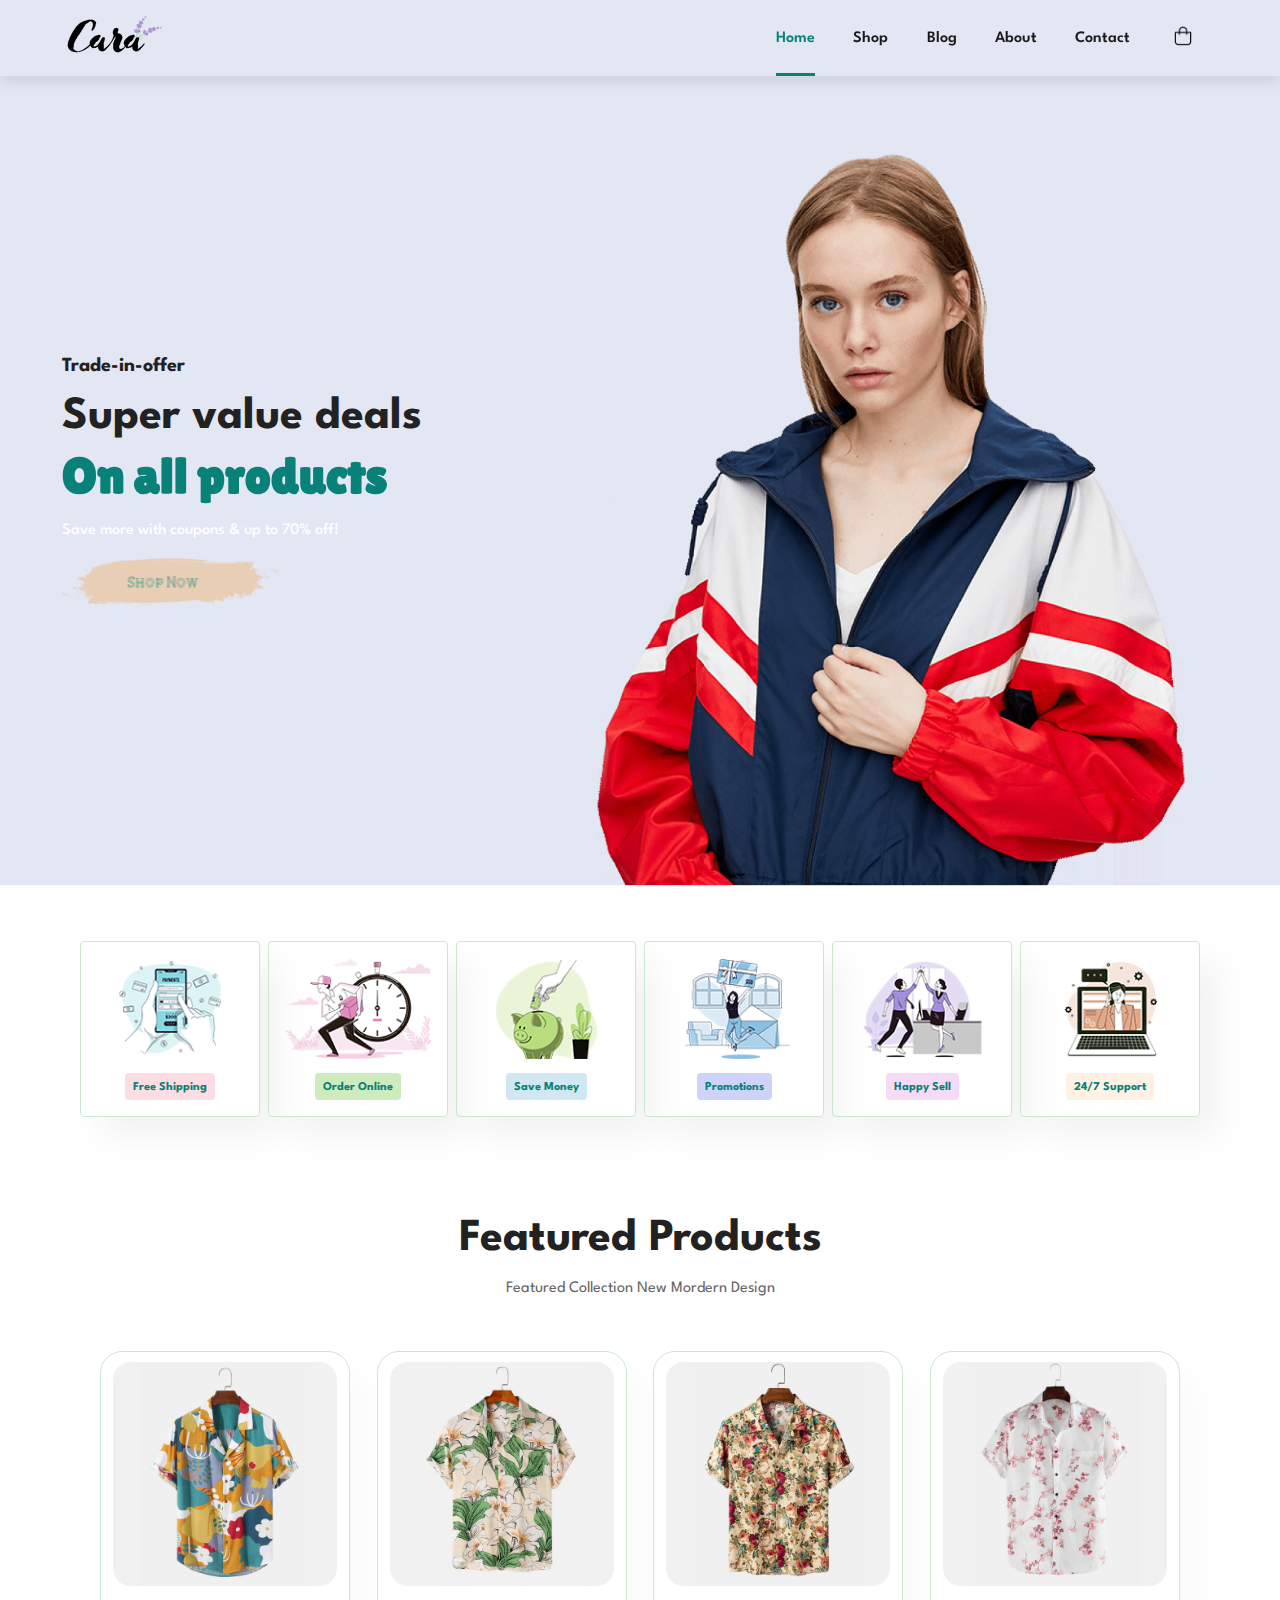
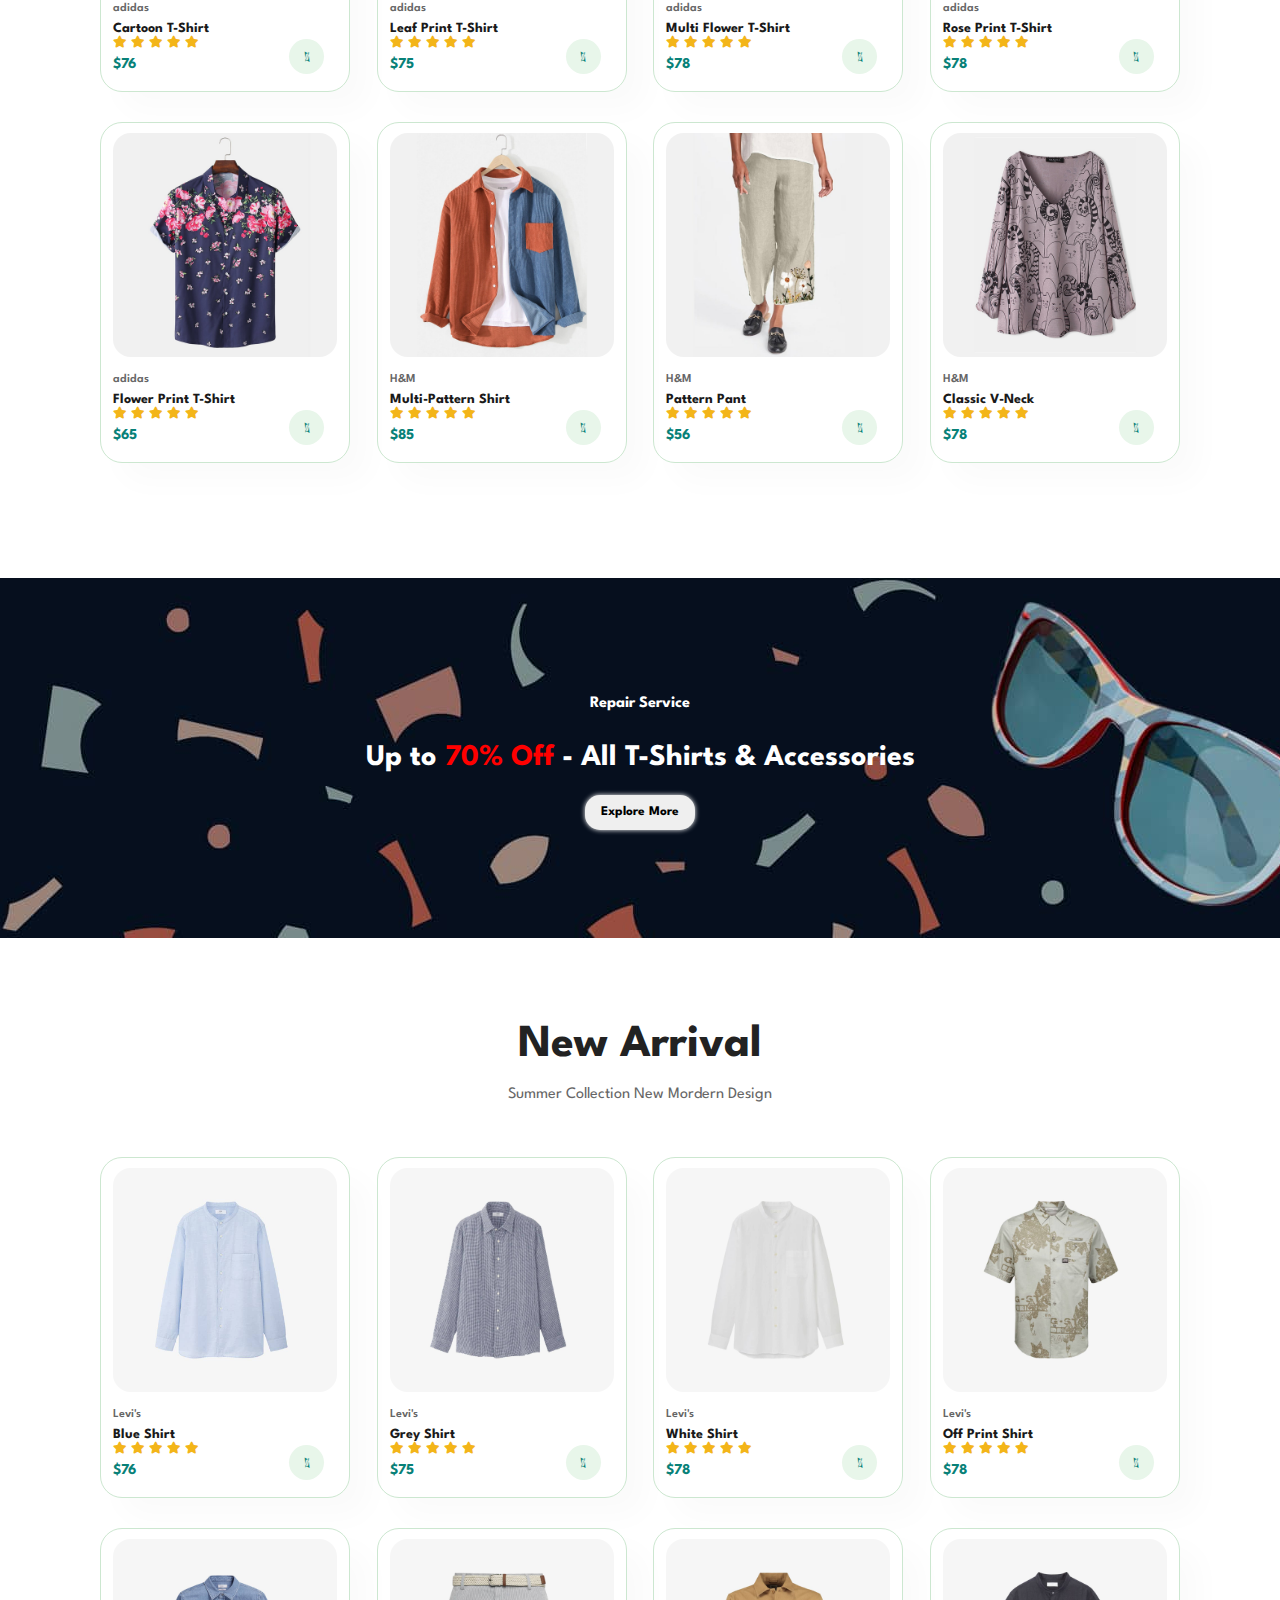
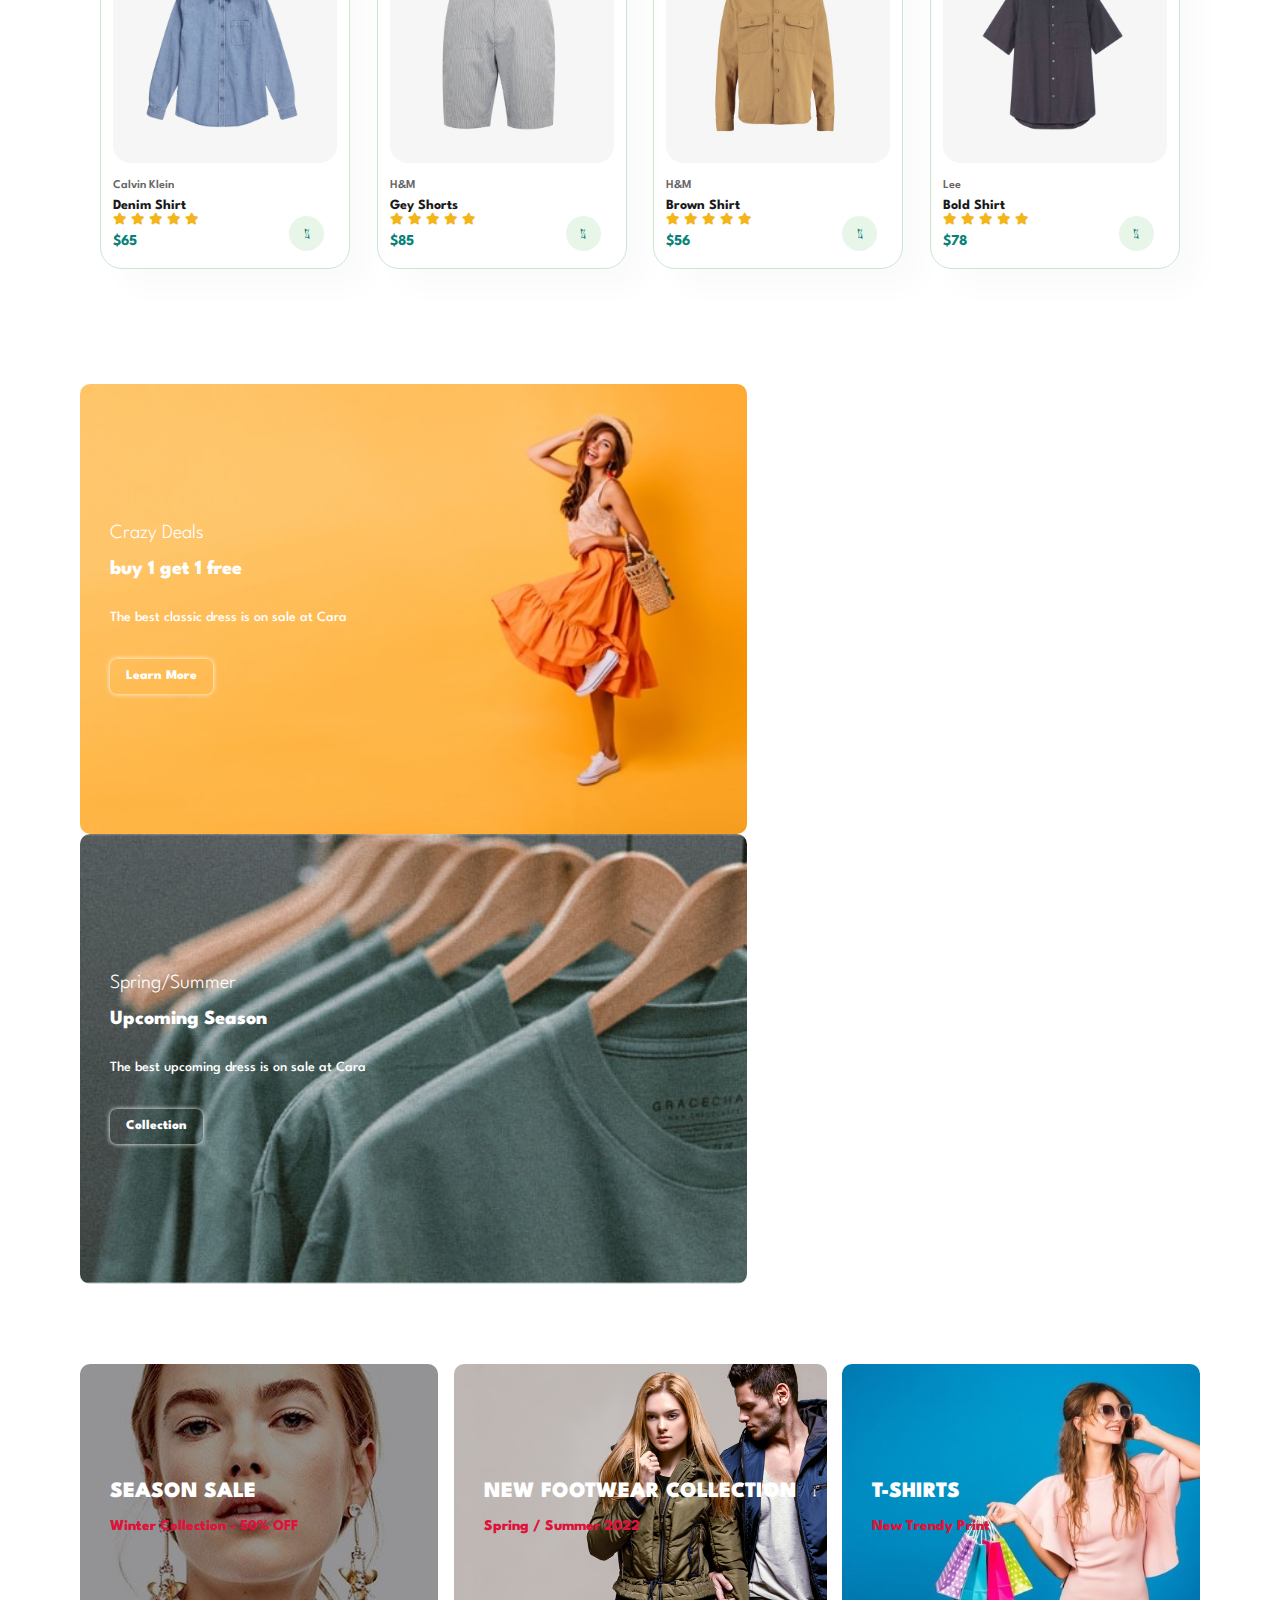
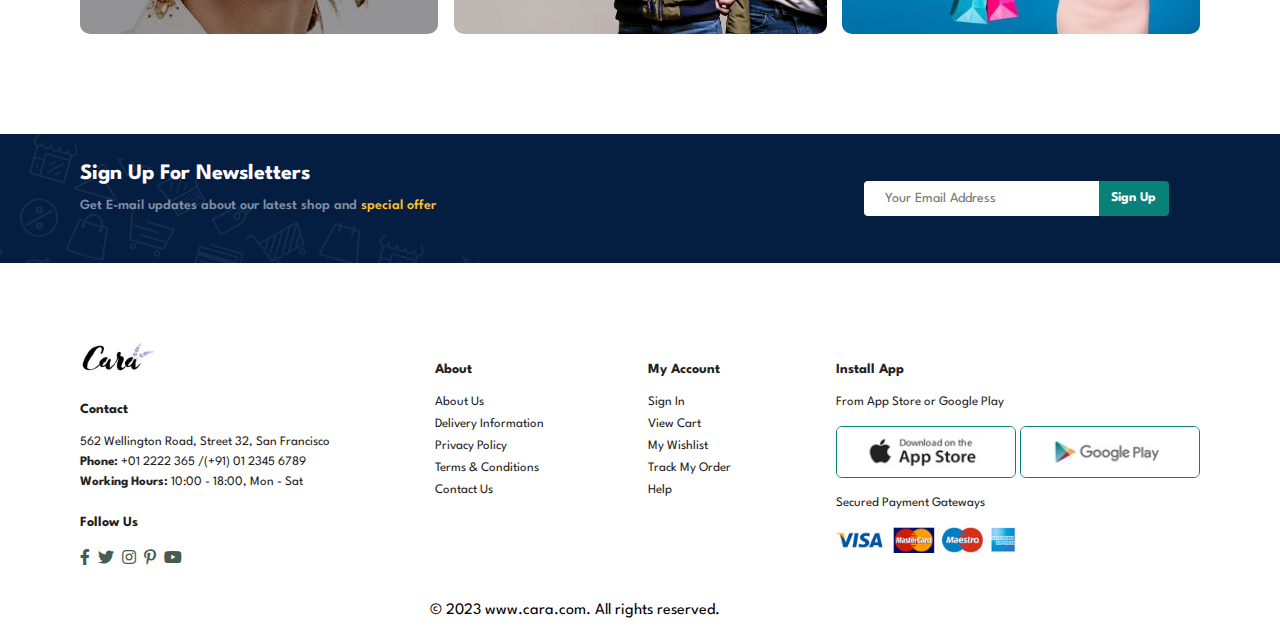
<file: index.html>
<!DOCTYPE html>
<html lang="en">
<head>
    <meta charset="UTF-8">
    <meta http-equiv="X-UA-Compatible" content="IE=edge">
    <meta name="viewport" content="width=device-width, initial-scale=1.0">
    <title>Online Shopping for Women, Men, Kids Fashion & Lifestyle - Cara</title>
    <link rel="icon" type="image/png" href="[data-uri]"
      sizes="64x64"/>
    <link rel="stylesheet" href="style.css">
    <link rel="icon" href="./assests/favicon-32x32.png">
    <link rel="stylesheet" href="https://pro.fontawesome.com/releases/v5.10.0/css/all.css" />
</head>
<body>
   
  <div class="wrapper">

    <nav id="header">
      <div class="left-side">
        <a href="#"><img src="./assests/logo.png" class="logo" alt="logo"></a>
      </div>
      <div class="right-side">
        <ul class="navbar">
          <li><a href="index.html" class="active" target="_blank">Home</a></li>
          <li><a href="shop.html">Shop</a></li>
          <li><a href="blog.html">Blog</a></li>
          <li><a href="about.html">About</a></li>
          <li><a href="contact.html">Contact</a></li>
          <li><a href="cart.html" class="ico" id="bag"><img src="./assests/shopping-bag-icon.png" alt="" width="28px"></a></li>
          <a href="#" id="close"><i class="far fa-times"></i></a>
        </ul>
      </div>
      <div class="mobile">
        <a href="cart.html" class="ico"><img src="./assests/shopping-bag-icon.png" alt="" width="28px"></a>
        <i id="bar" class="fas fa-outdent"></i>
      </div>
    </nav>
    <section class="hero">
        <h4>Trade-in-offer</h4>
        <h2>Super value deals</h2>
        <h1>On all products</h1>
        <p style="font-weight: 500;">Save more with coupons & up to 70% off!</p>
        <button>Shop Now</button>
    </section>
    <section class="feature section-p1">
      <div class="fe-box">
        <img src="./assests/features/f1.png" alt="">
        <h6>Free Shipping</h6>
      </div>
      <div class="fe-box">
        <img src="./assests/features/f2.png" alt="">
        <h6>Order Online</h6>
      </div>
      <div class="fe-box">
        <img src="./assests/features/f3.png" alt="">
        <h6>Save Money</h6>
      </div>
      <div class="fe-box">
        <img src="./assests/features/f4.png" alt="">
        <h6>Promotions</h6>
      </div>
      <div class="fe-box">
        <img src="./assests/features/f5.png" alt="">
        <h6>Happy Sell</h6>
      </div>
      <div class="fe-box">
        <img src="./assests/features/f6.png" alt="">
        <h6>24/7 Support</h6>
      </div>
    </section>
    <section class="product1 section-p1">
      <h2>Featured Products</h2>
      <p>Featured Collection New Mordern Design</p>

      <div class="product1-container">
        <div class="pro1">
          <img src="./assests/products/f1.jpg" alt="">
          <div class="des">
            <span>adidas</span>
            <h5>Cartoon T-Shirt</h5>
            <div class="star">
              <i class="fas fa-star"></i>
              <i class="fas fa-star"></i>
              <i class="fas fa-star"></i>
              <i class="fas fa-star"></i>
              <i class="fas fa-star"></i>
            </div>
            <h4>$76</h4>
          </div>
          <a href=""><i class="fal fa-shopping-cart cart" onclick="itemAdded(e)"></i></a>
        </div>
        <div class="pro1">
          <img src="./assests/products/f2.jpg" alt="">
          <div class="des">
            <span>adidas</span>
            <h5>Leaf Print T-Shirt</h5>
            <div class="star">
              <i class="fas fa-star"></i>
              <i class="fas fa-star"></i>
              <i class="fas fa-star"></i>
              <i class="fas fa-star"></i>
              <i class="fas fa-star"></i>
            </div>
            <h4>$75</h4>
          </div>
          <a href="#"><i class="fal fa-shopping-cart cart"></i></a>
        </div>
        <div class="pro1">
          <img src="./assests/products/f3.jpg" alt="">
          <div class="des">
            <span>adidas</span>
            <h5>Multi Flower T-Shirt</h5>
            <div class="star">
              <i class="fas fa-star"></i>
              <i class="fas fa-star"></i>
              <i class="fas fa-star"></i>
              <i class="fas fa-star"></i>
              <i class="fas fa-star"></i>
            </div>
            <h4>$78</h4>
          </div>
          <a href="#"><i class="fal fa-shopping-cart cart"></i></a>
        </div>
        <div class="pro1">
          <img src="./assests/products/f4.jpg" alt="">
          <div class="des">
            <span>adidas</span>
            <h5>Rose Print T-Shirt</h5>
            <div class="star">
              <i class="fas fa-star"></i>
              <i class="fas fa-star"></i>
              <i class="fas fa-star"></i>
              <i class="fas fa-star"></i>
              <i class="fas fa-star"></i>
            </div>
            <h4>$78</h4>
          </div>
          <a href="#"><i class="fal fa-shopping-cart cart"></i></a>
        </div>
        <div class="pro1">
          <img src="./assests/products/f5.jpg" alt="">
          <div class="des">
            <span>adidas</span>
            <h5>Flower Print T-Shirt</h5>
            <div class="star">
              <i class="fas fa-star"></i>
              <i class="fas fa-star"></i>
              <i class="fas fa-star"></i>
              <i class="fas fa-star"></i>
              <i class="fas fa-star"></i>
            </div>
            <h4>$65</h4>
          </div>
          <a href="#"><i class="fal fa-shopping-cart cart"></i></a>
        </div>
        <div class="pro1">
          <img src="./assests/products/f6.jpg" alt="">
          <div class="des">
            <span>H&M</span>
            <h5>Multi-Pattern Shirt</h5>
            <div class="star">
              <i class="fas fa-star"></i>
              <i class="fas fa-star"></i>
              <i class="fas fa-star"></i>
              <i class="fas fa-star"></i>
              <i class="fas fa-star"></i>
            </div>
            <h4>$85</h4>
          </div>
          <a href="#"><i class="fal fa-shopping-cart cart"></i></a>
        </div>
        <div class="pro1">
          <img src="./assests/products/f7.jpg" alt="">
          <div class="des">
            <span>H&M</span>
            <h5>Pattern Pant</h5>
            <div class="star">
              <i class="fas fa-star"></i>
              <i class="fas fa-star"></i>
              <i class="fas fa-star"></i>
              <i class="fas fa-star"></i>
              <i class="fas fa-star"></i>
            </div>
            <h4>$56</h4>
          </div>
          <a href="#"><i class="fal fa-shopping-cart cart"></i></a>
        </div>
        <div class="pro1">
          <img src="./assests/products/f8.jpg" alt="">
          <div class="des">
            <span>H&M</span>
            <h5>Classic V-Neck</h5>
            <div class="star">
              <i class="fas fa-star"></i>
              <i class="fas fa-star"></i>
              <i class="fas fa-star"></i>
              <i class="fas fa-star"></i>
              <i class="fas fa-star"></i>
            </div>
            <h4>$78</h4>
          </div>
          <a href="#"><i class="fal fa-shopping-cart cart"></i></a>
        </div>
      </div>
    </section>
    <section class="banner">
      <h4>Repair Service</h4>
      <h2>Up to <span class="rd">70% Off</span> - All T-Shirts & Accessories</h2>
      <button class="but">Explore More</button>
    </section>
    <section class="product1 section-p1">
      <h2>New Arrival</h2>
      <p>Summer Collection New Mordern Design</p>

      <div class="product1-container">
        <div class="pro1">
          <img src="./assests/products/n1.jpg" alt="">
          <div class="des">
            <span>Levi's</span>
            <h5>Blue Shirt</h5>
            <div class="star">
              <i class="fas fa-star"></i>
              <i class="fas fa-star"></i>
              <i class="fas fa-star"></i>
              <i class="fas fa-star"></i>
              <i class="fas fa-star"></i>
            </div>
            <h4>$76</h4>
          </div>
          <a href="#"><i class="fal fa-shopping-cart cart"></i></a>
        </div>
        <div class="pro1">
          <img src="./assests/products/n2.jpg" alt="">
          <div class="des">
            <span>Levi's</span>
            <h5>Grey Shirt</h5>
            <div class="star">
              <i class="fas fa-star"></i>
              <i class="fas fa-star"></i>
              <i class="fas fa-star"></i>
              <i class="fas fa-star"></i>
              <i class="fas fa-star"></i>
            </div>
            <h4>$75</h4>
          </div>
          <a href="#"><i class="fal fa-shopping-cart cart"></i></a>
        </div>
        <div class="pro1">
          <img src="./assests/products/n3.jpg" alt="">
          <div class="des">
            <span>Levi's</span>
            <h5>White Shirt</h5>
            <div class="star">
              <i class="fas fa-star"></i>
              <i class="fas fa-star"></i>
              <i class="fas fa-star"></i>
              <i class="fas fa-star"></i>
              <i class="fas fa-star"></i>
            </div>
            <h4>$78</h4>
          </div>
          <a href="#"><i class="fal fa-shopping-cart cart"></i></a>
        </div>
        <div class="pro1">
          <img src="./assests/products/n4.jpg" alt="">
          <div class="des">
            <span>Levi's</span>
            <h5>Off Print Shirt</h5>
            <div class="star">
              <i class="fas fa-star"></i>
              <i class="fas fa-star"></i>
              <i class="fas fa-star"></i>
              <i class="fas fa-star"></i>
              <i class="fas fa-star"></i>
            </div>
            <h4>$78</h4>
          </div>
          <a href="#"><i class="fal fa-shopping-cart cart"></i></a>
        </div>
        <div class="pro1">
          <img src="./assests/products/n5.jpg" alt="">
          <div class="des">
            <span>Calvin Klein</span>
            <h5>Denim Shirt</h5>
            <div class="star">
              <i class="fas fa-star"></i>
              <i class="fas fa-star"></i>
              <i class="fas fa-star"></i>
              <i class="fas fa-star"></i>
              <i class="fas fa-star"></i>
            </div>
            <h4>$65</h4>
          </div>
          <a href="#"><i class="fal fa-shopping-cart cart"></i></a>
        </div>
        <div class="pro1">
          <img src="./assests/products/n6.jpg" alt="">
          <div class="des">
            <span>H&M</span>
            <h5>Gey Shorts</h5>
            <div class="star">
              <i class="fas fa-star"></i>
              <i class="fas fa-star"></i>
              <i class="fas fa-star"></i>
              <i class="fas fa-star"></i>
              <i class="fas fa-star"></i>
            </div>
            <h4>$85</h4>
          </div>
          <a href="#"><i class="fal fa-shopping-cart cart"></i></a>
        </div>
        <div class="pro1">
          <img src="./assests/products/n7.jpg" alt="">
          <div class="des">
            <span>H&M</span>
            <h5>Brown Shirt</h5>
            <div class="star">
              <i class="fas fa-star"></i>
              <i class="fas fa-star"></i>
              <i class="fas fa-star"></i>
              <i class="fas fa-star"></i>
              <i class="fas fa-star"></i>
            </div>
            <h4>$56</h4>
          </div>
          <a href="#"><i class="fal fa-shopping-cart cart"></i></a>
        </div>
        <div class="pro1">
          <img src="./assests/products/n8.jpg" alt="">
          <div class="des">
            <span>Lee</span>
            <h5>Bold Shirt</h5>
            <div class="star">
              <i class="fas fa-star"></i>
              <i class="fas fa-star"></i>
              <i class="fas fa-star"></i>
              <i class="fas fa-star"></i>
              <i class="fas fa-star"></i>
            </div>
            <h4>$78</h4>
          </div>
          <a href="#"><i class="fal fa-shopping-cart cart"></i></a>
        </div>
      </div>
    </section>
    <section class="sm-banner section-p1">
      <div class="banner-box">
        <h4>Crazy Deals</h4>
        <h2>buy 1 get 1 free</h2>
        <p>The best classic dress is on sale at Cara</p>
        <button class="but1">Learn More</button>
      </div>
      <div class="banner-box" id="banner-box2">
        <h4>Spring/Summer</h4>
        <h2>Upcoming Season</h2>
        <p>The best upcoming dress is on sale at Cara</p>
        <button class="but1">Collection</button>
      </div>
    </section>
    <section class="banner-3 section-p1">
      <div class="banner-box">
        <h2>Season Sale</h2>
        <h3>Winter Collection - 50% OFF</h3>
      </div>
      <div class="banner-box" id="text-banner2">
        <h2>New Footwear Collection</h2>
        <h3>Spring / Summer 2022</h3>
      </div>
      <div class="banner-box" id="text-banner3">
        <h2>T-Shirts</h2>
        <h3>New Trendy Print</h3>
      </div>
    </section>
    <section class="newsletter">
      <div class="sign">
        <h4>Sign Up For Newsletters</h4>
        <p>Get E-mail updates about our latest shop and <span>special offer</span></p>
      </div>
      <div class="ip">
        <input type="email" placeholder="Your Email Address" id="signUp">
        <button>Sign Up</button>
      </div>
    </section>
    <footer class="section-p1 foot">
      <div class="col1">
        <img class="logo-img" src="./assests/logo.png" alt="">
        <h4>Contact</h4>
        <p>562 Wellington Road, Street 32, San Francisco</p>
        <p><strong>Phone: </strong>+01 2222 365 /(+91) 01 2345 6789</p>
        <p><strong>Working Hours: </strong>10:00 - 18:00, Mon - Sat</p>
        <div class="follow">
          <h4>Follow Us</h4>
          <div class="icon">
            <i class="fab fa-facebook-f"></i>
            <i class="fab fa-twitter"></i>
            <i class="fab fa-instagram"></i>
            <i class="fab fa-pinterest-p"></i>
            <i class="fab fa-youtube"></i>
          </div>
        </div>
      </div>
      <div class="col1">
        <h4>About</h4>
        <a href="#">About Us</a>
        <a href="#">Delivery Information</a>
        <a href="#">Privacy Policy</a>
        <a href="#">Terms & Conditions</a>
        <a href="#">Contact Us</a>
      </div>
      <div class="col1">
        <h4>My Account</h4>
        <a href="#">Sign In</a>
        <a href="#">View Cart</a>
        <a href="#">My Wishlist</a>
        <a href="#">Track My Order</a>
        <a href="#">Help</a>
      </div>
      <div class="col1 install">
        <h4>Install App</h4>
        <p>From App Store or Google Play</p>
        <div class="row-images">
          <img src="./assests/pay/app.jpg" alt="">
          <img src="./assests/pay/play.jpg" alt="">
        </div>
        <p>Secured Payment Gateways</p>
        <img src="./assests/pay/pay.png" alt="">
      </div>
      <div class="copyright">
        © 2023 www.cara.com. All rights reserved.
      </div>
    </footer>
  </div>
  
    <script src="index.js"></script>
</body>
</html>
</file>
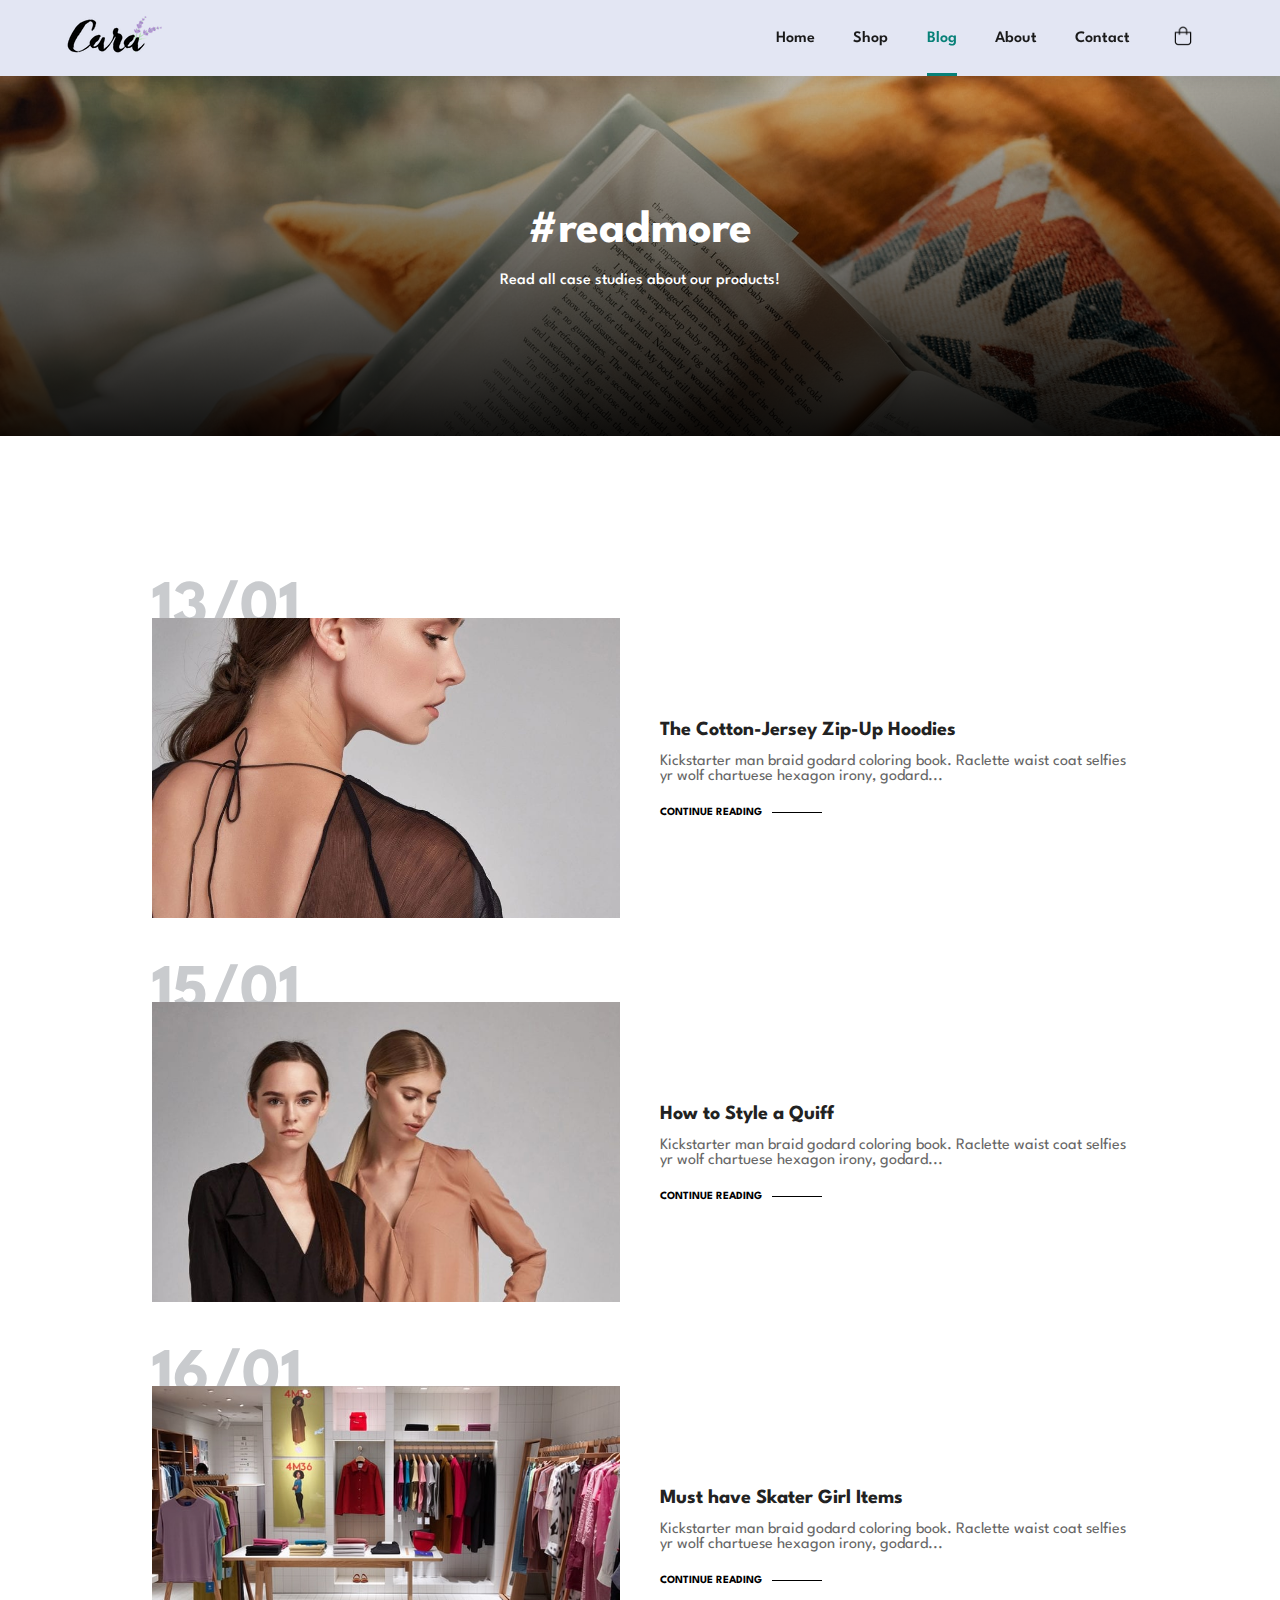
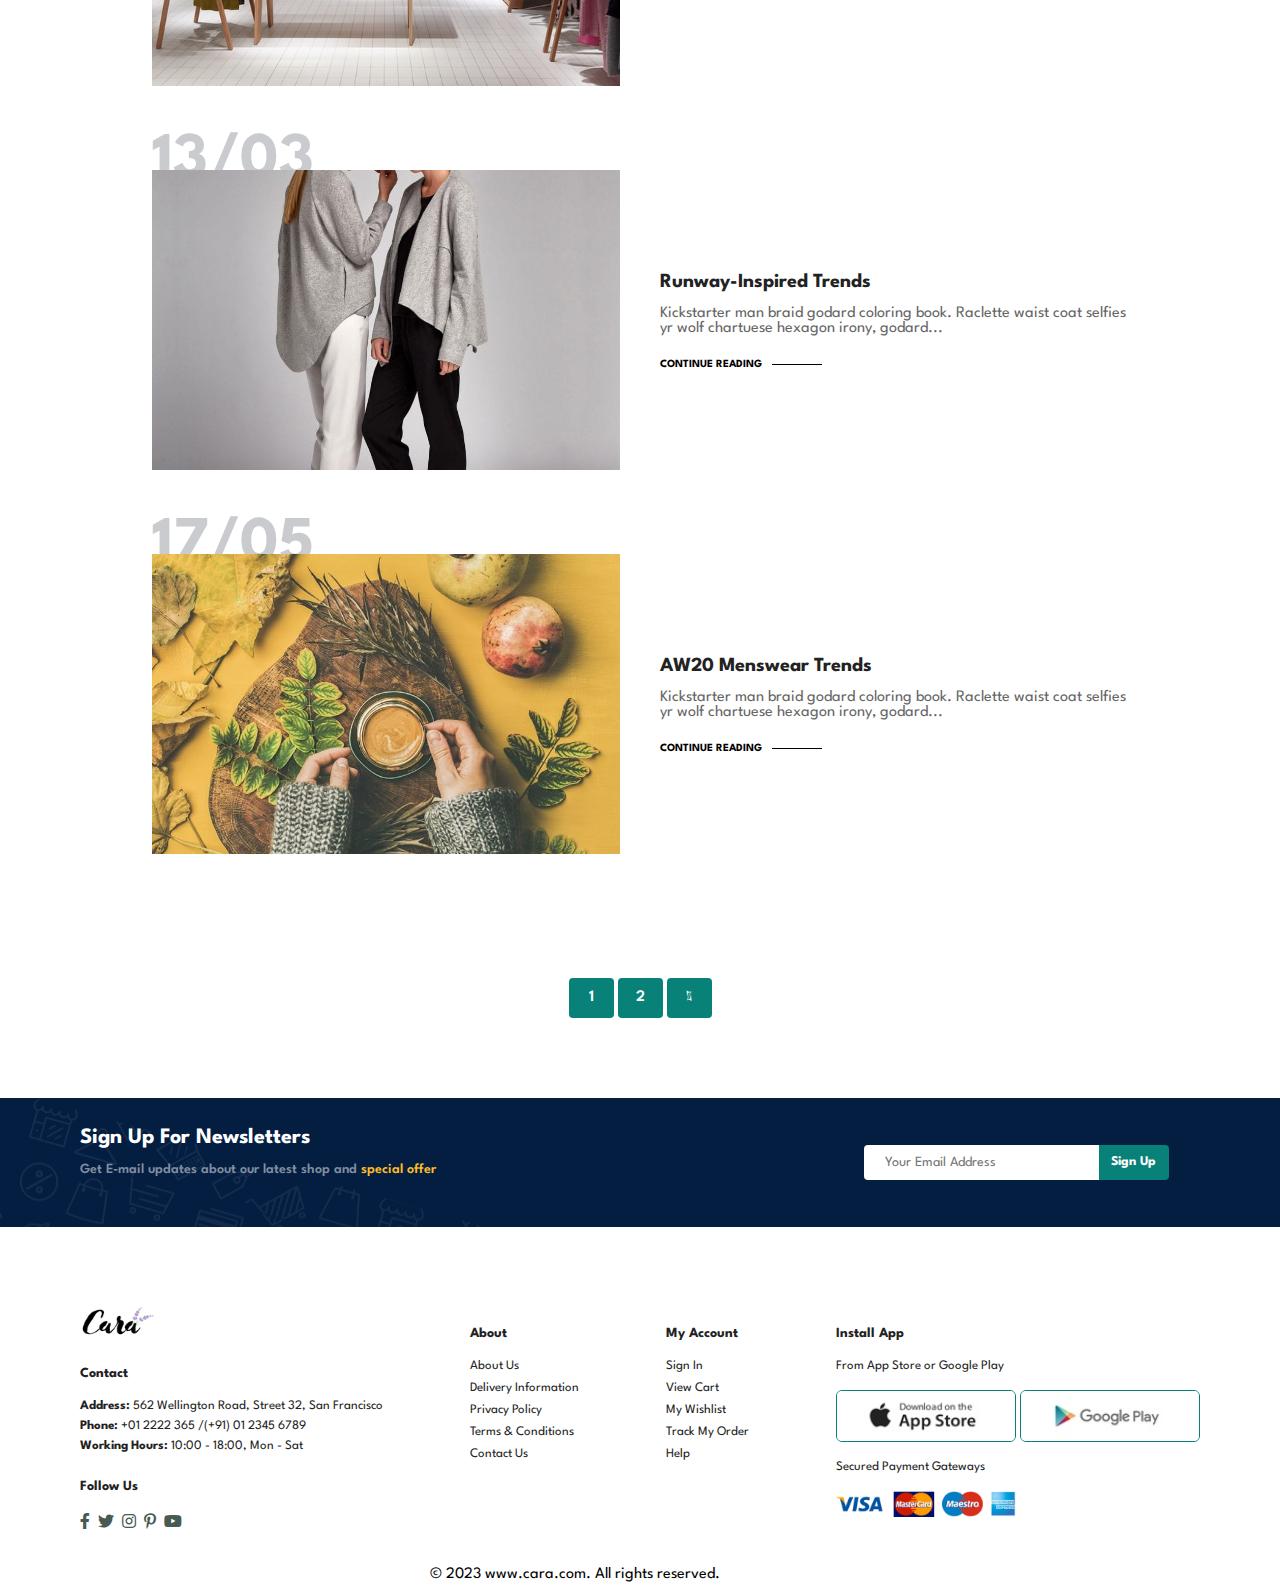
<file: blog.html>
<!DOCTYPE html>
<html lang="en">
<head>
    <meta charset="UTF-8">
    <meta http-equiv="X-UA-Compatible" content="IE=edge">
    <meta name="viewport" content="width=device-width, initial-scale=1.0">
    <title>#Blog</title>
    <link rel="icon" type="image/png" href="[data-uri]"
      sizes="64x64"/>
    <link rel="stylesheet" href="style.css">
    <link rel="icon" href="./assests/favicon-32x32.png">
    <link rel="stylesheet" href="https://pro.fontawesome.com/releases/v5.10.0/css/all.css" />
</head>
<body>
   
  <div class="wrapper">

    <nav id="header">
      <div class="left-side">
        <a href="#"><img src="./assests/logo.png" class="logo" alt="logo"></a>
      </div>
      <div class="right-side">
        <ul class="navbar">
          <li><a href="index.html">Home</a></li>
          <li><a href="shop.html">Shop</a></li>
          <li><a href="blog.html"class="active">Blog</a></li>
          <li><a href="about.html">About</a></li>
          <li><a href="contact.html">Contact</a></li>
          <li><a href="cart.html" class="ico" id="bag"><img src="./assests/shopping-bag-icon.png" alt="" width="28px"></a></li>
          <a href="#" id="close"><i class="far fa-times"></i></a>
        </ul>
      </div>
      <div class="mobile">
        <a href="cart.html" class="ico"><img src="./assests/shopping-bag-icon.png" alt="" width="28px"></a>
        <i id="bar" class="fas fa-outdent"></i>
      </div>
    </nav>
    <section id="page-header" class="blog-header">
        <h2>#readmore</h2>
        <p style="font-weight: 500;">Read all case studies about our products!</p>
    </section>

    <div id="blog">
        <div class="blog-box">
            <div class="blog-img">
                <img src="./assests/blog/b1.jpg" alt="">
            </div>

            <div class="blog-details">
                <h4>The Cotton-Jersey Zip-Up Hoodies</h4>
                <p>Kickstarter man braid godard coloring book. Raclette waist coat selfies yr wolf chartuese hexagon irony,
                    godard...
                </p>
                <a href="#">CONTINUE READING</a>
            </div>
            <h1>13/01</h1>
        </div>
        <div class="blog-box">
            <div class="blog-img">
                <img src="./assests/blog/b2.jpg" alt="">
            </div>

            <div class="blog-details">
                <h4>How to Style a Quiff</h4>
                <p>Kickstarter man braid godard coloring book. Raclette waist coat selfies yr wolf chartuese hexagon irony,
                    godard...
                </p>
                <a href="#">CONTINUE READING</a>
            </div>
            <h1>15/01</h1>
        </div>
        <div class="blog-box">
            <div class="blog-img">
                <img src="./assests/blog/b3.jpg" alt="">
            </div>

            <div class="blog-details">
                <h4>Must have Skater Girl Items</h4>
                <p>Kickstarter man braid godard coloring book. Raclette waist coat selfies yr wolf chartuese hexagon irony,
                    godard...
                </p>
                <a href="#">CONTINUE READING</a>
            </div>
            <h1>16/01</h1>
        </div>
        <div class="blog-box">
            <div class="blog-img">
                <img src="./assests/blog/b4.jpg" alt="">
            </div>

            <div class="blog-details">
                <h4>Runway-Inspired Trends</h4>
                <p>Kickstarter man braid godard coloring book. Raclette waist coat selfies yr wolf chartuese hexagon irony,
                    godard...
                </p>
                <a href="#">CONTINUE READING</a>
            </div>
            <h1>13/03</h1>
        </div>
        <div class="blog-box">
            <div class="blog-img">
                <img src="./assests/blog/b6.jpg" alt="">
            </div>

            <div class="blog-details">
                <h4>AW20 Menswear Trends</h4>
                <p>Kickstarter man braid godard coloring book. Raclette waist coat selfies yr wolf chartuese hexagon irony,
                    godard...
                </p>
                <a href="#">CONTINUE READING</a>
            </div>
            <h1>17/05</h1>
        </div>
    </div>
    <section id="pagination" class="section-p1">
        <a href="#">1</a>
        <a href="#">2</a>
        <a href="#"><i class="fal fa-long-arrow-alt-right"></i></a>
    </section>
    <section class="newsletter">
      <div class="sign">
        <h4>Sign Up For Newsletters</h4>
        <p>Get E-mail updates about our latest shop and <span>special offer</span></p>
      </div>
      <div class="ip">
        <input type="email" placeholder="Your Email Address" id="signUp">
        <button>Sign Up</button>
      </div>
    </section>

    <footer class="section-p1 foot">
        <div class="col1">
          <img class="logo-img" src="./assests/logo.png" alt="">
          <h4>Contact</h4>
          <p><strong>Address: </strong>562 Wellington Road, Street 32, San Francisco</p>
          <p><strong>Phone: </strong>+01 2222 365 /(+91) 01 2345 6789</p>
          <p><strong>Working Hours: </strong>10:00 - 18:00, Mon - Sat</p>
          <div class="follow">
            <h4>Follow Us</h4>
            <div class="icon">
              <i class="fab fa-facebook-f"></i>
              <i class="fab fa-twitter"></i>
              <i class="fab fa-instagram"></i>
              <i class="fab fa-pinterest-p"></i>
              <i class="fab fa-youtube"></i>
            </div>
          </div>
        </div>
        <div class="col1">
          <h4>About</h4>
          <a href="#">About Us</a>
          <a href="#">Delivery Information</a>
          <a href="#">Privacy Policy</a>
          <a href="#">Terms & Conditions</a>
          <a href="#">Contact Us</a>
        </div>
        <div class="col1">
          <h4>My Account</h4>
          <a href="#">Sign In</a>
          <a href="#">View Cart</a>
          <a href="#">My Wishlist</a>
          <a href="#">Track My Order</a>
          <a href="#">Help</a>
        </div>
        <div class="col1 install">
          <h4>Install App</h4>
          <p>From App Store or Google Play</p>
          <div class="row-images">
            <img src="./assests/pay/app.jpg" alt="">
            <img src="./assests/pay/play.jpg" alt="">
          </div>
          <p>Secured Payment Gateways</p>
          <img src="./assests/pay/pay.png" alt="">
        </div>
        <div class="copyright">
          © 2023 www.cara.com. All rights reserved.
        </div>
      </footer>
  </div>
  
    <script src="index.js"></script>
</body>
</html>
</file>
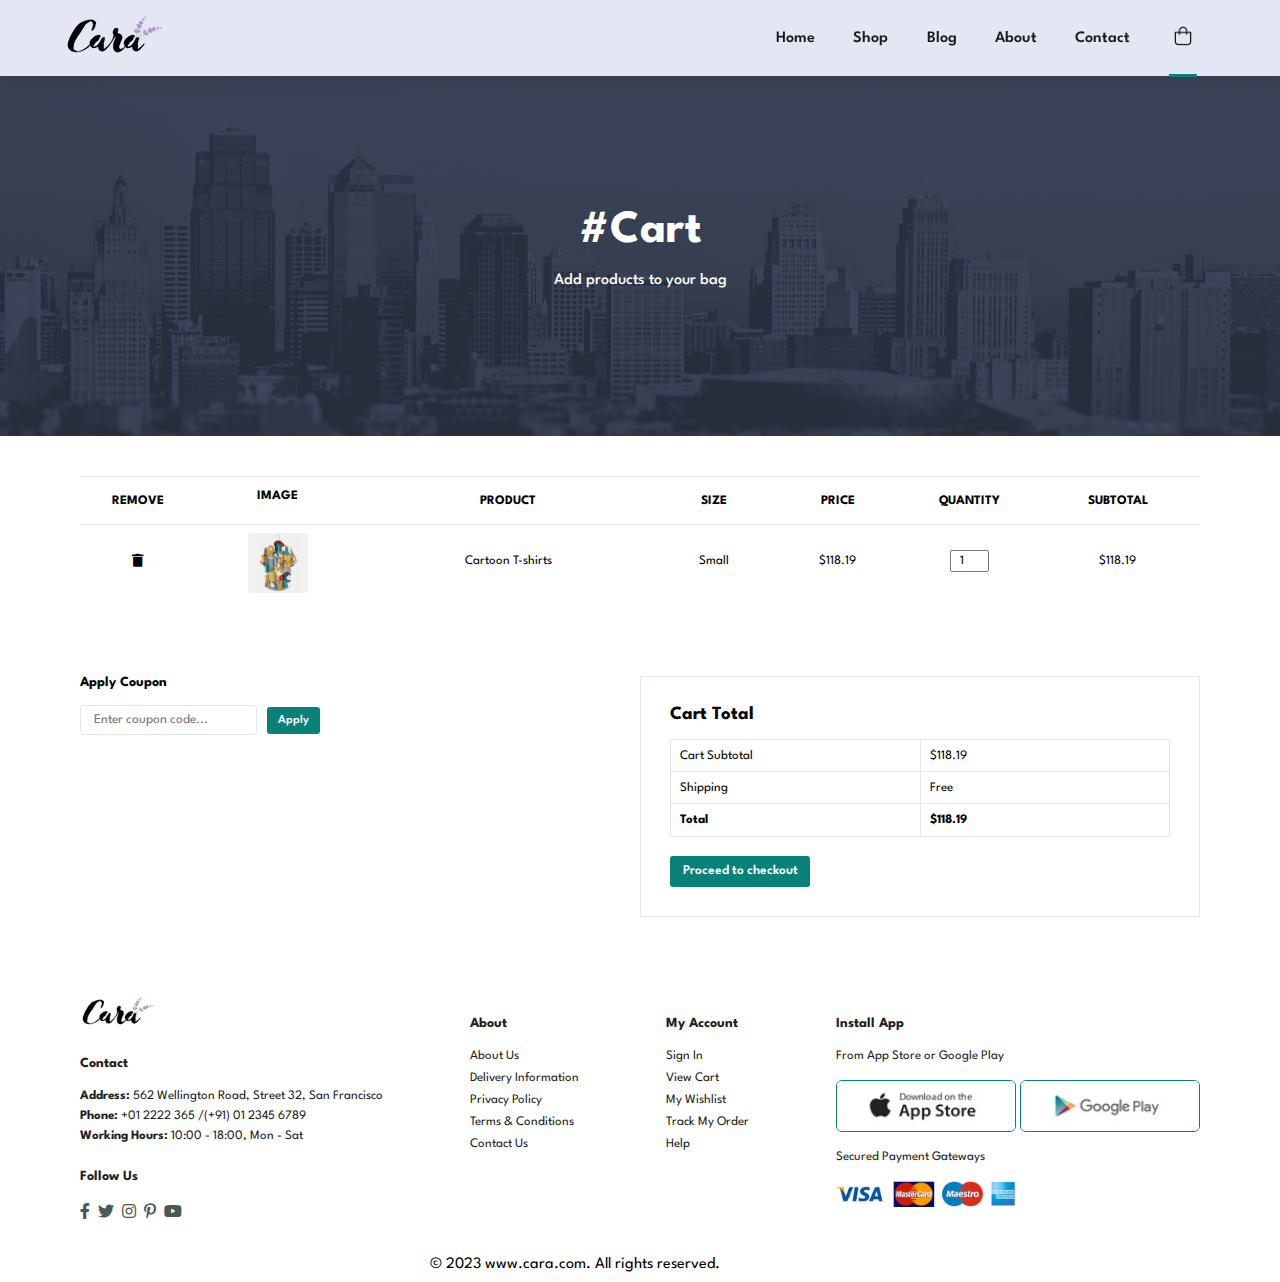
<file: cart.html>
<!DOCTYPE html>
<html lang="en">
<head>
    <meta charset="UTF-8">
    <meta http-equiv="X-UA-Compatible" content="IE=edge">
    <meta name="viewport" content="width=device-width, initial-scale=1.0">
    <title>Cart</title>
    <link rel="icon" type="image/png" href="[data-uri]"
      sizes="64x64"/>
    <link rel="stylesheet" href="style.css">
    <link rel="icon" href="./assests/favicon-32x32.png">
    <link rel="stylesheet" href="https://pro.fontawesome.com/releases/v5.10.0/css/all.css" />
</head>
<body>
   
  <div class="wrapper">

    <nav id="header">
      <div class="left-side">
        <a href="#"><img src="./assests/logo.png" class="logo" alt="logo"></a>
      </div>
      <div class="right-side">
        <ul class="navbar">
          <li><a href="index.html">Home</a></li>
          <li><a href="shop.html">Shop</a></li>
          <li><a href="blog.html">Blog</a></li>
          <li><a href="about.html">About</a></li>
          <li><a href="contact.html">Contact</a></li>
          <li><a href="cart.html" class="ico active" id="bag"><img src="./assests/shopping-bag-icon.png" alt="" width="28px"></a></li>
          <a href="#" id="close"><i class="far fa-times"></i></a>
        </ul>
      </div>
      <div class="mobile">
        <a href="cart.html" class="ico"><img src="./assests/shopping-bag-icon.png" alt="" width="28px"></a>
        <i id="bar" class="fas fa-outdent"></i>
      </div>
    </nav>
    <section id="page-header" class="contact-header">
        <h2>#Cart</h2>
        <p style="font-weight: 500; text-align: center;">Add products to your bag</p>
    </section>
    <section id="cart" class="section-p1">
        <table width="100%">
            <thead>
                <tr>
                    <td>Remove</td>
                    <td>Image</td>
                    <td>Product</td>
                    <td>Size</td>
                    <td>Price</td>
                    <td>Quantity</td>
                    <td>Subtotal</td>
                </tr>
            </thead>
            <tbody class="pdt-row">
                <tr>
                    <td> <a href="#"><i class="fas fa-trash"></i></a></td>
                    <td><img src="./assests/products/f1.jpg" alt=""></td>
                    <td>Cartoon T-shirts</td>
                    <td>Small</td>
                    <td>$118.19</td>
                    <td><input type="number" value="1"></td>
                    <td>$118.19</td>
                </tr>
            </tbody>
        </table>
    </section>

    <section id="cart-add" class="section-p1">
      <div id="coupon">
        <h3>Apply Coupon</h3>
        <div>
          <input type="text" placeholder="Enter coupon code...">
          <button class="coupon-but">Apply</button>
        </div>
      </div>
      <div id="subtotal">
        <h3>Cart Total</h3>
        <table>
          <tr>
            <td>Cart Subtotal</td>
            <td>$118.19</td>
          </tr>
          <tr>
            <td>Shipping</td>
            <td>Free</td>
          </tr>
          <tr>
            <td><strong>Total</strong></td>
            <td><strong>$118.19</strong></td>
          </tr>
        </table>
        <button class="checkout">Proceed to checkout</button>
      </div>
    </section>
    <footer class="section-p1 foot">
        <div class="col1">
          <img class="logo-img" src="./assests/logo.png" alt="">
          <h4>Contact</h4>
          <p><strong>Address: </strong>562 Wellington Road, Street 32, San Francisco</p>
          <p><strong>Phone: </strong>+01 2222 365 /(+91) 01 2345 6789</p>
          <p><strong>Working Hours: </strong>10:00 - 18:00, Mon - Sat</p>
          <div class="follow">
            <h4>Follow Us</h4>
            <div class="icon">
              <i class="fab fa-facebook-f"></i>
              <i class="fab fa-twitter"></i>
              <i class="fab fa-instagram"></i>
              <i class="fab fa-pinterest-p"></i>
              <i class="fab fa-youtube"></i>
            </div>
          </div>
        </div>
        <div class="col1">
          <h4>About</h4>
          <a href="#">About Us</a>
          <a href="#">Delivery Information</a>
          <a href="#">Privacy Policy</a>
          <a href="#">Terms & Conditions</a>
          <a href="#">Contact Us</a>
        </div>
        <div class="col1">
          <h4>My Account</h4>
          <a href="#">Sign In</a>
          <a href="#">View Cart</a>
          <a href="#">My Wishlist</a>
          <a href="#">Track My Order</a>
          <a href="#">Help</a>
        </div>
        <div class="col1 install">
          <h4>Install App</h4>
          <p>From App Store or Google Play</p>
          <div class="row-images">
            <img src="./assests/pay/app.jpg" alt="">
            <img src="./assests/pay/play.jpg" alt="">
          </div>
          <p>Secured Payment Gateways</p>
          <img src="./assests/pay/pay.png" alt="">
        </div>
        <div class="copyright">
          © 2023 www.cara.com. All rights reserved.
        </div>
      </footer>
  </div>
  
    <script src="index.js">
      
    </script>
</body>
</html>
</file>
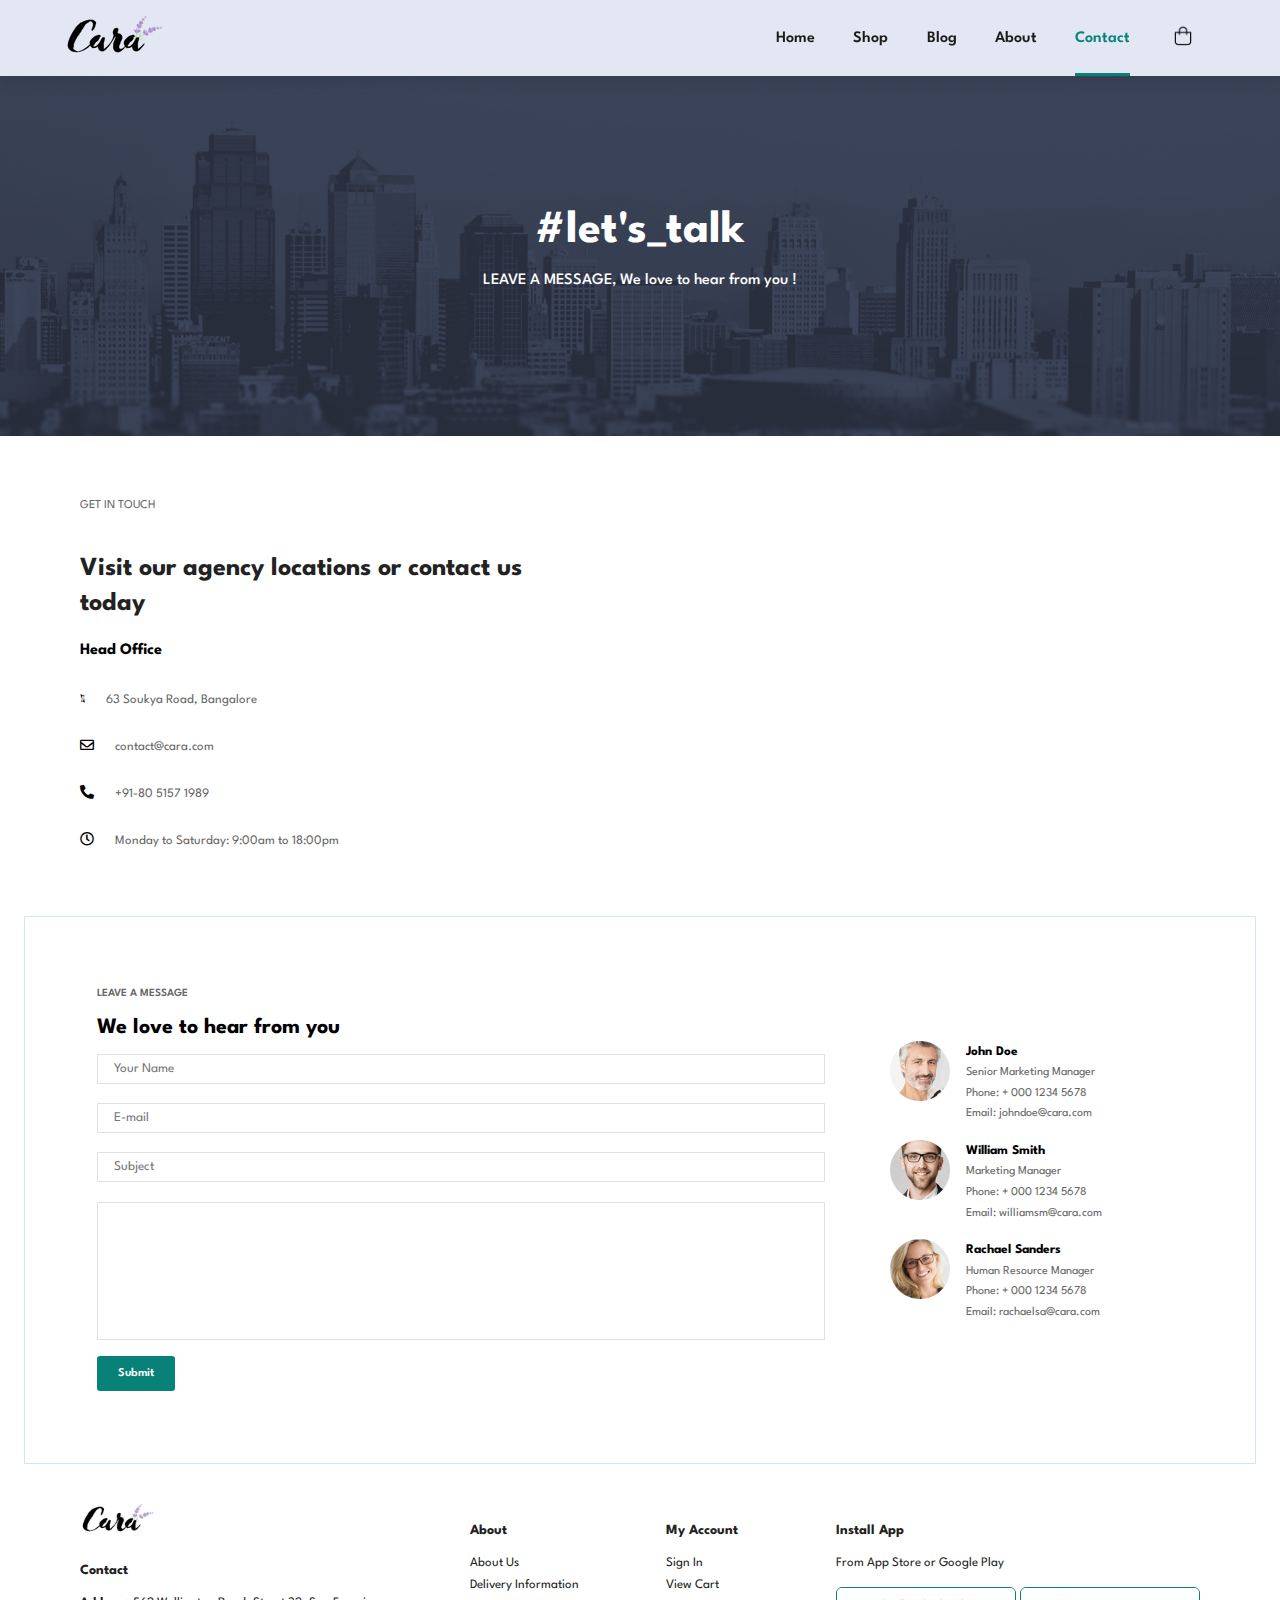
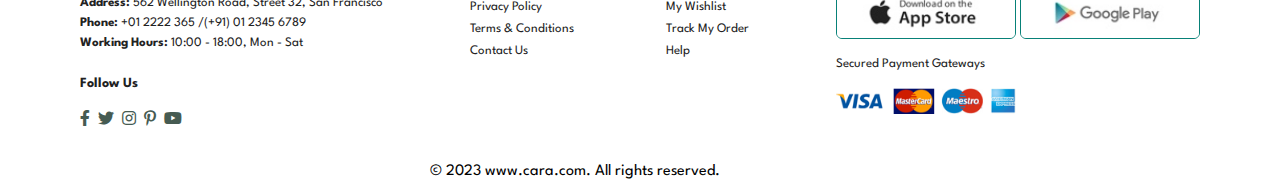
<file: contact.html>
<!DOCTYPE html>
<html lang="en">
<head>
    <meta charset="UTF-8">
    <meta http-equiv="X-UA-Compatible" content="IE=edge">
    <meta name="viewport" content="width=device-width, initial-scale=1.0">
    <title>Contact Us</title>
    <link rel="icon" type="image/png" href="[data-uri]"
      sizes="64x64"/>
    <link rel="stylesheet" href="style.css">
    <link rel="icon" href="./assests/favicon-32x32.png">
    <link rel="stylesheet" href="https://pro.fontawesome.com/releases/v5.10.0/css/all.css" />
</head>
<body>
   
  <div class="wrapper">

    <nav id="header">
      <div class="left-side">
        <a href="#"><img src="./assests/logo.png" class="logo" alt="logo"></a>
      </div>
      <div class="right-side">
        <ul class="navbar">
          <li><a href="index.html">Home</a></li>
          <li><a href="shop.html">Shop</a></li>
          <li><a href="blog.html">Blog</a></li>
          <li><a href="about.html">About</a></li>
          <li><a href="contact.html" class="active">Contact</a></li>
          <li><a href="cart.html" class="ico" id="bag"><img src="./assests/shopping-bag-icon.png" alt="" width="28px"></a></li>
          <a href="#" id="close"><i class="far fa-times"></i></a>
        </ul>
      </div>
      <div class="mobile">
        <a href="cart.html" class="ico"><img src="./assests/shopping-bag-icon.png" alt="" width="28px"></a>
        <i id="bar" class="fas fa-outdent"></i>
      </div>
    </nav>
    <section id="page-header" class="contact-header">
        <h2>#let's_talk</h2>
        <p style="font-weight: 500; text-align: center;">LEAVE A MESSAGE, We love to hear from you !</p>
    </section>

    <section id="contact-details" class="section-p1">
        <div class="details">
            <p>GET IN TOUCH</p>
            <h2>Visit our agency locations or contact us today</h2>
            <h3>Head Office</h3>
            <div>
                <ul>
                    <li>
                        <i class="fal fa-map"></i>
                        <p style="color: #666666; font-size: small;">63 Soukya Road, Bangalore</p>
                    </li>
                    <li>
                        <i class="far fa-envelope"></i>
                        <p style="color: #666666; font-size: small;">contact@cara.com</p>
                    </li>
                    <li>
                        <i class="fas fa-phone-alt"></i>
                        <p style="color: #666666; font-size: small;">+91-80 5157 1989</p>
                    </li>
                    <li>
                        <i class="far fa-clock"></i>
                        <p style="color: #666666; font-size: small;">Monday to Saturday: 9:00am to 18:00pm</p>
                    </li>
                </ul>
            </div>
        </div>

        <div class="map">
            <iframe src="https://www.google.com/maps/embed?pb=!1m18!1m12!1m3!1d3887.7687256746717!2d77.8140753747348
            !3d12.986638887330082!2m3!1f0!2f0!3f0!3m2!1i1024!2i768!4f13.1!3m3!1m2!1s0x3bae0e9a07eaedcb%3A0xe668dab8543e10b7!2s
            Soukya%20Rd%2C%20Kacharakanahalli%2C%20Karnataka!5e0!3m2!1sen!2sin!4v1683305559354!5m2!1sen!2sin" width="600" height="450" 
            style="border:0;" allowfullscreen="" loading="lazy" referrerpolicy="no-referrer-when-downgrade"></iframe>
        </div>
    </section>

    <section id="form-details">
        <form action="">
            <p>LEAVE A MESSAGE</p>
            <h3>We love to hear from you</h3>
            <input type="text" name="name" placeholder="Your Name">
            <input type="email" name="email" placeholder="E-mail">
            <input type="text" name="subject" placeholder="Subject">
            <textarea name="message" id="form-text" cols="30" rows="10"></textarea>
            <button type="submit">Submit</button>
        </form>
        <div class="people">
            <div class="people-div">
                <img src="./assests/people/1.png" alt="">
                <div class="people-details">
                    <h5>John Doe</h5>
                    <p>Senior Marketing Manager</p>
                    <p>Phone: + 000 1234 5678</p>
                    <p>Email: johndoe@cara.com</p>
                </div>
            </div>
            <div class="people-div">
                <img src="./assests/people/2.png" alt="">
                <div class="people-details">
                    <h5>William Smith</h5>
                    <p>Marketing Manager</p>
                    <p>Phone: + 000 1234 5678</p>
                    <p>Email: williamsm@cara.com</p>
                </div>
            </div>
            <div class="people-div">
                <img src="./assests/people/3.png" alt="">
                <div class="people-details">
                    <h5>Rachael Sanders</h5>
                    <p>Human Resource Manager</p>
                    <p>Phone: + 000 1234 5678</p>
                    <p>Email: rachaelsa@cara.com</p>
                </div>
            </div>
        </div>
    </section>
    <footer class="section-p1 foot">
        <div class="col1">
          <img class="logo-img" src="./assests/logo.png" alt="">
          <h4>Contact</h4>
          <p><strong>Address: </strong>562 Wellington Road, Street 32, San Francisco</p>
          <p><strong>Phone: </strong>+01 2222 365 /(+91) 01 2345 6789</p>
          <p><strong>Working Hours: </strong>10:00 - 18:00, Mon - Sat</p>
          <div class="follow">
            <h4>Follow Us</h4>
            <div class="icon">
              <i class="fab fa-facebook-f"></i>
              <i class="fab fa-twitter"></i>
              <i class="fab fa-instagram"></i>
              <i class="fab fa-pinterest-p"></i>
              <i class="fab fa-youtube"></i>
            </div>
          </div>
        </div>
        <div class="col1">
          <h4>About</h4>
          <a href="#">About Us</a>
          <a href="#">Delivery Information</a>
          <a href="#">Privacy Policy</a>
          <a href="#">Terms & Conditions</a>
          <a href="#">Contact Us</a>
        </div>
        <div class="col1">
          <h4>My Account</h4>
          <a href="#">Sign In</a>
          <a href="#">View Cart</a>
          <a href="#">My Wishlist</a>
          <a href="#">Track My Order</a>
          <a href="#">Help</a>
        </div>
        <div class="col1 install">
          <h4>Install App</h4>
          <p>From App Store or Google Play</p>
          <div class="row-images">
            <img src="./assests/pay/app.jpg" alt="">
            <img src="./assests/pay/play.jpg" alt="">
          </div>
          <p>Secured Payment Gateways</p>
          <img src="./assests/pay/pay.png" alt="">
        </div>
        <div class="copyright">
          © 2023 www.cara.com. All rights reserved.
        </div>
      </footer>
  </div>
  
    <script src="index.js"></script>
</body>
</html>
</file>
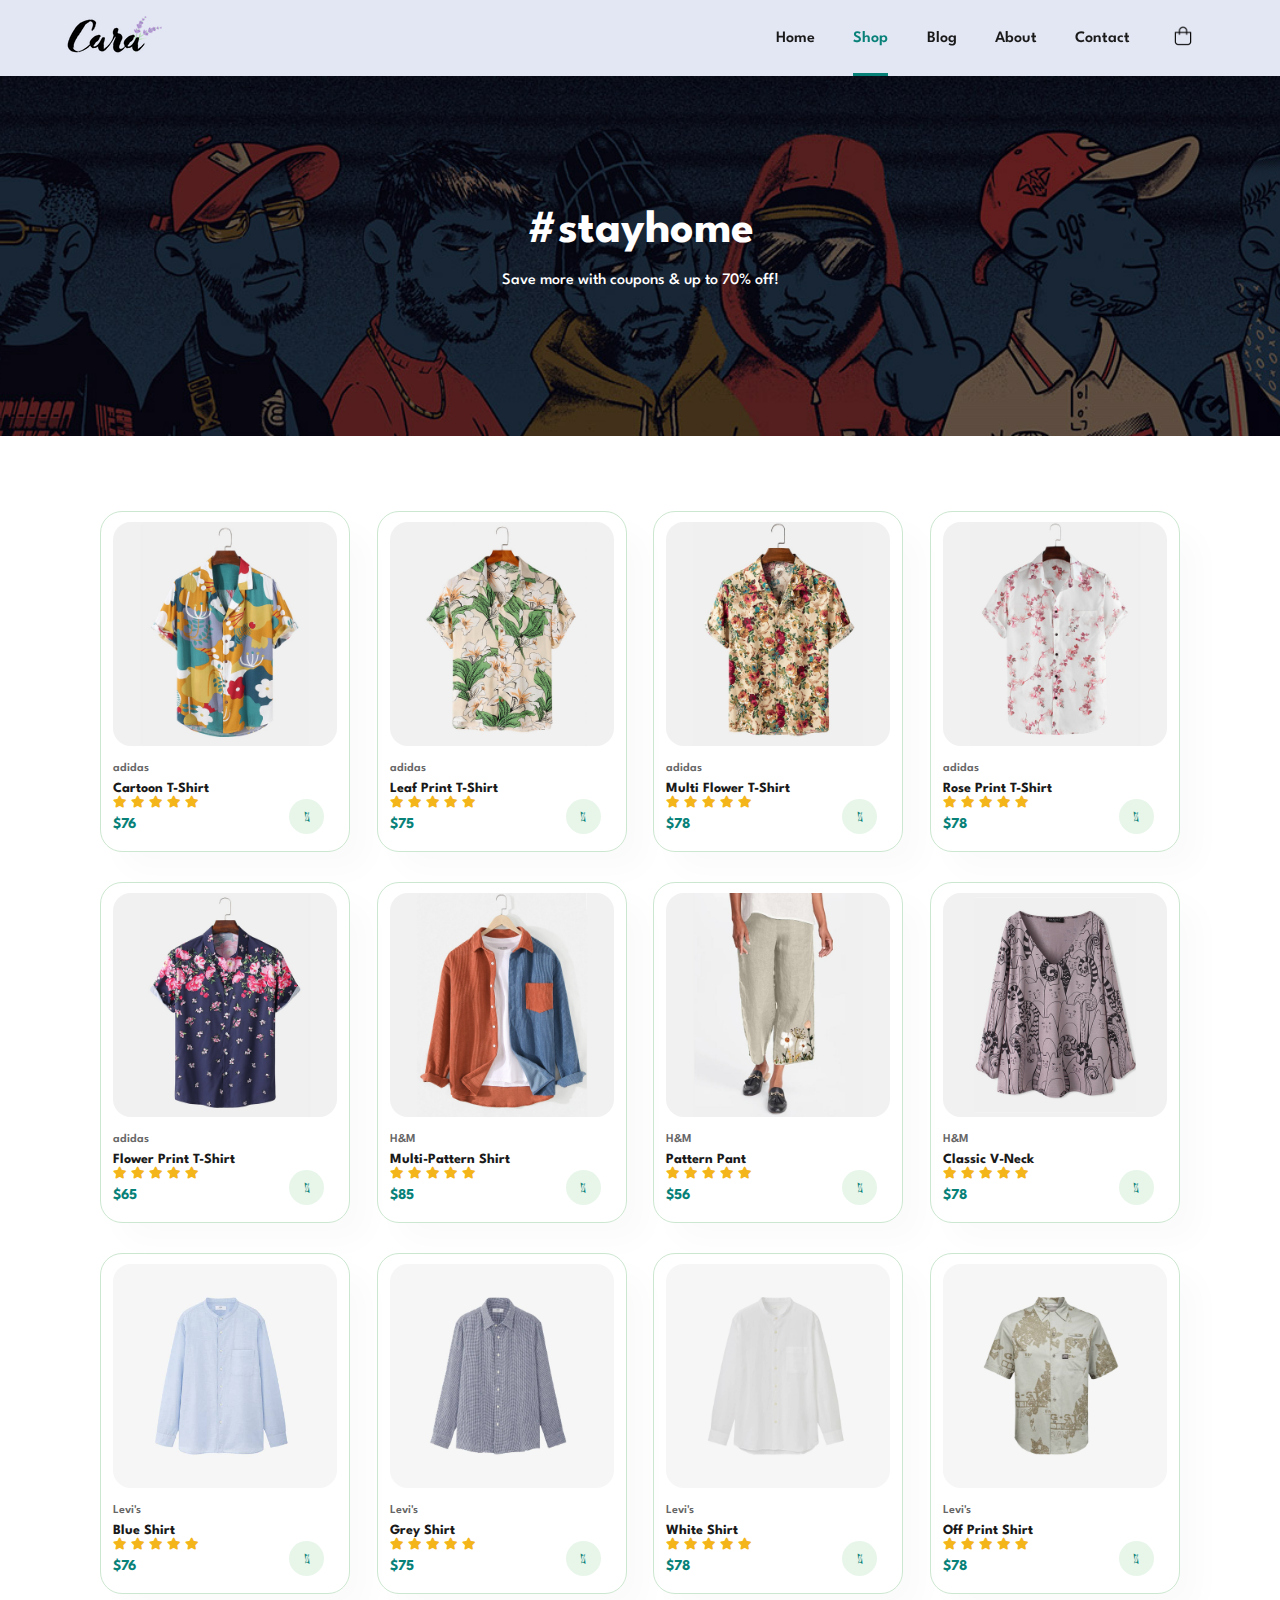
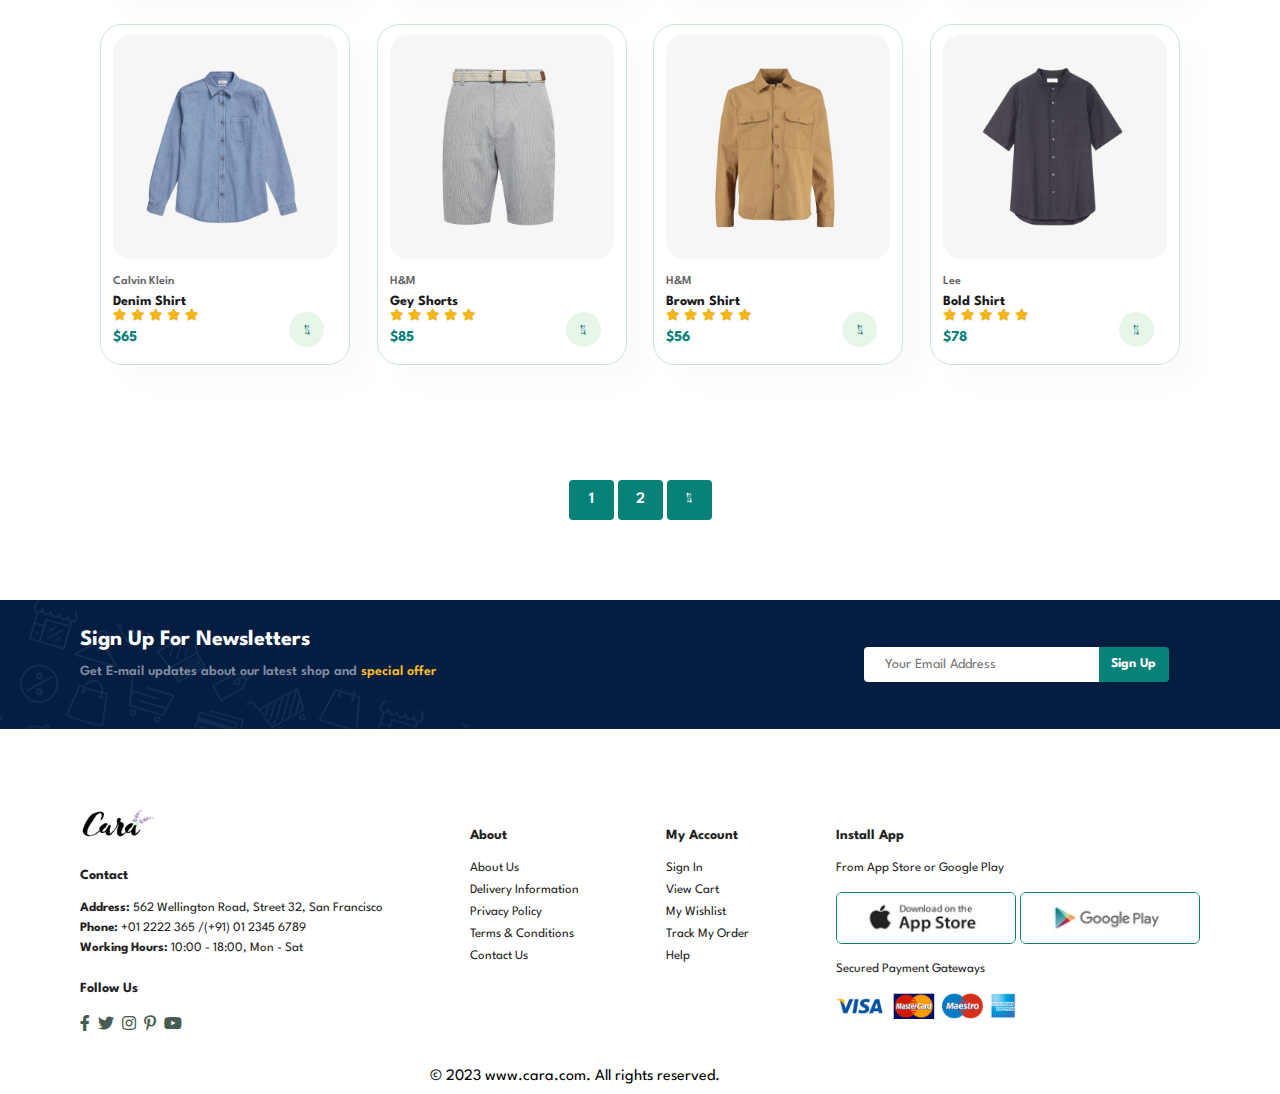
<file: shop.html>
<!DOCTYPE html>
<html lang="en">
<head>
    <meta charset="UTF-8">
    <meta http-equiv="X-UA-Compatible" content="IE=edge">
    <meta name="viewport" content="width=device-width, initial-scale=1.0">
    <title>Shop on Cara</title>
    <link rel="icon" type="image/png" href="[data-uri]"
      sizes="64x64"/>
    <link rel="stylesheet" href="style.css">
    <link rel="icon" href="./assests/favicon-32x32.png">
    <link rel="stylesheet" href="https://pro.fontawesome.com/releases/v5.10.0/css/all.css" />
</head>
<body>
   
  <div class="wrapper">

    <nav id="header">
      <div class="left-side">
        <a href="#"><img src="./assests/logo.png" class="logo" alt="logo"></a>
      </div>
      <div class="right-side">
        <ul class="navbar">
          <li><a href="index.html">Home</a></li>
          <li><a href="shop.html" class="active">Shop</a></li>
          <li><a href="blog.html">Blog</a></li>
          <li><a href="about.html">About</a></li>
          <li><a href="contact.html">Contact</a></li>
          <li><a href="cart.html" class="ico" id="bag"><img src="./assests/shopping-bag-icon.png" alt="" width="28px"></a></li>
          <a href="#" id="close"><i class="far fa-times"></i></a>
        </ul>
      </div>
      <div class="mobile">
        <a href="cart.html" class="ico"><img src="./assests/shopping-bag-icon.png" alt="" width="28px"></a>
        <i id="bar" class="fas fa-outdent"></i>
      </div>
    </nav>
    <section id="page-header">
        <h2>#stayhome</h2>
        <p style="font-weight: 500;">Save more with coupons & up to 70% off!</p>
    </section>
    <section class="product1 section-p1">
     
      <div class="product1-container">
        <div class="pro1" onclick="window.location.href = 'sproduct.html';">
          <img src="./assests/products/f1.jpg" alt="">
          <div class="des">
            <span>adidas</span>
            <h5>Cartoon T-Shirt</h5>
            <div class="star">
              <i class="fas fa-star"></i>
              <i class="fas fa-star"></i>
              <i class="fas fa-star"></i>
              <i class="fas fa-star"></i>
              <i class="fas fa-star"></i>
            </div>
            <h4>$76</h4>
          </div>
          <a href="#"><i class="fal fa-shopping-cart cart"></i></a>
        </div>
        <div class="pro1">
          <img src="./assests/products/f2.jpg" alt="">
          <div class="des">
            <span>adidas</span>
            <h5>Leaf Print T-Shirt</h5>
            <div class="star">
              <i class="fas fa-star"></i>
              <i class="fas fa-star"></i>
              <i class="fas fa-star"></i>
              <i class="fas fa-star"></i>
              <i class="fas fa-star"></i>
            </div>
            <h4>$75</h4>
          </div>
          <a href="#"><i class="fal fa-shopping-cart cart"></i></a>
        </div>
        <div class="pro1">
          <img src="./assests/products/f3.jpg" alt="">
          <div class="des">
            <span>adidas</span>
            <h5>Multi Flower T-Shirt</h5>
            <div class="star">
              <i class="fas fa-star"></i>
              <i class="fas fa-star"></i>
              <i class="fas fa-star"></i>
              <i class="fas fa-star"></i>
              <i class="fas fa-star"></i>
            </div>
            <h4>$78</h4>
          </div>
          <a href="#"><i class="fal fa-shopping-cart cart"></i></a>
        </div>
        <div class="pro1">
          <img src="./assests/products/f4.jpg" alt="">
          <div class="des">
            <span>adidas</span>
            <h5>Rose Print T-Shirt</h5>
            <div class="star">
              <i class="fas fa-star"></i>
              <i class="fas fa-star"></i>
              <i class="fas fa-star"></i>
              <i class="fas fa-star"></i>
              <i class="fas fa-star"></i>
            </div>
            <h4>$78</h4>
          </div>
          <a href="#"><i class="fal fa-shopping-cart cart"></i></a>
        </div>
        <div class="pro1">
          <img src="./assests/products/f5.jpg" alt="">
          <div class="des">
            <span>adidas</span>
            <h5>Flower Print T-Shirt</h5>
            <div class="star">
              <i class="fas fa-star"></i>
              <i class="fas fa-star"></i>
              <i class="fas fa-star"></i>
              <i class="fas fa-star"></i>
              <i class="fas fa-star"></i>
            </div>
            <h4>$65</h4>
          </div>
          <a href="#"><i class="fal fa-shopping-cart cart"></i></a>
        </div>
        <div class="pro1">
          <img src="./assests/products/f6.jpg" alt="">
          <div class="des">
            <span>H&M</span>
            <h5>Multi-Pattern Shirt</h5>
            <div class="star">
              <i class="fas fa-star"></i>
              <i class="fas fa-star"></i>
              <i class="fas fa-star"></i>
              <i class="fas fa-star"></i>
              <i class="fas fa-star"></i>
            </div>
            <h4>$85</h4>
          </div>
          <a href="#"><i class="fal fa-shopping-cart cart"></i></a>
        </div>
        <div class="pro1">
          <img src="./assests/products/f7.jpg" alt="">
          <div class="des">
            <span>H&M</span>
            <h5>Pattern Pant</h5>
            <div class="star">
              <i class="fas fa-star"></i>
              <i class="fas fa-star"></i>
              <i class="fas fa-star"></i>
              <i class="fas fa-star"></i>
              <i class="fas fa-star"></i>
            </div>
            <h4>$56</h4>
          </div>
          <a href="#"><i class="fal fa-shopping-cart cart"></i></a>
        </div>
        <div class="pro1">
          <img src="./assests/products/f8.jpg" alt="">
          <div class="des">
            <span>H&M</span>
            <h5>Classic V-Neck</h5>
            <div class="star">
              <i class="fas fa-star"></i>
              <i class="fas fa-star"></i>
              <i class="fas fa-star"></i>
              <i class="fas fa-star"></i>
              <i class="fas fa-star"></i>
            </div>
            <h4>$78</h4>
          </div>
          <a href="#"><i class="fal fa-shopping-cart cart"></i></a>
        </div>
        <div class="pro1">
          <img src="./assests/products/n1.jpg" alt="">
          <div class="des">
            <span>Levi's</span>
            <h5>Blue Shirt</h5>
            <div class="star">
              <i class="fas fa-star"></i>
              <i class="fas fa-star"></i>
              <i class="fas fa-star"></i>
              <i class="fas fa-star"></i>
              <i class="fas fa-star"></i>
            </div>
            <h4>$76</h4>
          </div>
          <a href="#"><i class="fal fa-shopping-cart cart"></i></a>
        </div>
        <div class="pro1">
          <img src="./assests/products/n2.jpg" alt="">
          <div class="des">
            <span>Levi's</span>
            <h5>Grey Shirt</h5>
            <div class="star">
              <i class="fas fa-star"></i>
              <i class="fas fa-star"></i>
              <i class="fas fa-star"></i>
              <i class="fas fa-star"></i>
              <i class="fas fa-star"></i>
            </div>
            <h4>$75</h4>
          </div>
          <a href="#"><i class="fal fa-shopping-cart cart"></i></a>
        </div>
        <div class="pro1">
          <img src="./assests/products/n3.jpg" alt="">
          <div class="des">
            <span>Levi's</span>
            <h5>White Shirt</h5>
            <div class="star">
              <i class="fas fa-star"></i>
              <i class="fas fa-star"></i>
              <i class="fas fa-star"></i>
              <i class="fas fa-star"></i>
              <i class="fas fa-star"></i>
            </div>
            <h4>$78</h4>
          </div>
          <a href="#"><i class="fal fa-shopping-cart cart"></i></a>
        </div>
        <div class="pro1">
          <img src="./assests/products/n4.jpg" alt="">
          <div class="des">
            <span>Levi's</span>
            <h5>Off Print Shirt</h5>
            <div class="star">
              <i class="fas fa-star"></i>
              <i class="fas fa-star"></i>
              <i class="fas fa-star"></i>
              <i class="fas fa-star"></i>
              <i class="fas fa-star"></i>
            </div>
            <h4>$78</h4>
          </div>
          <a href="#"><i class="fal fa-shopping-cart cart"></i></a>
        </div>
        <div class="pro1">
          <img src="./assests/products/n5.jpg" alt="">
          <div class="des">
            <span>Calvin Klein</span>
            <h5>Denim Shirt</h5>
            <div class="star">
              <i class="fas fa-star"></i>
              <i class="fas fa-star"></i>
              <i class="fas fa-star"></i>
              <i class="fas fa-star"></i>
              <i class="fas fa-star"></i>
            </div>
            <h4>$65</h4>
          </div>
          <a href="#"><i class="fal fa-shopping-cart cart"></i></a>
        </div>
        <div class="pro1">
          <img src="./assests/products/n6.jpg" alt="">
          <div class="des">
            <span>H&M</span>
            <h5>Gey Shorts</h5>
            <div class="star">
              <i class="fas fa-star"></i>
              <i class="fas fa-star"></i>
              <i class="fas fa-star"></i>
              <i class="fas fa-star"></i>
              <i class="fas fa-star"></i>
            </div>
            <h4>$85</h4>
          </div>
          <a href="#"><i class="fal fa-shopping-cart cart"></i></a>
        </div>
        <div class="pro1">
          <img src="./assests/products/n7.jpg" alt="">
          <div class="des">
            <span>H&M</span>
            <h5>Brown Shirt</h5>
            <div class="star">
              <i class="fas fa-star"></i>
              <i class="fas fa-star"></i>
              <i class="fas fa-star"></i>
              <i class="fas fa-star"></i>
              <i class="fas fa-star"></i>
            </div>
            <h4>$56</h4>
          </div>
          <a href="#"><i class="fal fa-shopping-cart cart"></i></a>
        </div>
        <div class="pro1">
          <img src="./assests/products/n8.jpg" alt="">
          <div class="des">
            <span>Lee</span>
            <h5>Bold Shirt</h5>
            <div class="star">
              <i class="fas fa-star"></i>
              <i class="fas fa-star"></i>
              <i class="fas fa-star"></i>
              <i class="fas fa-star"></i>
              <i class="fas fa-star"></i>
            </div>
            <h4>$78</h4>
          </div>
          <a href="#"><i class="fal fa-shopping-cart cart"></i></a>
        </div>
      </div>
    </section>
    <section id="pagination" class="section-p1">
        <a href="#">1</a>
        <a href="#">2</a>
        <a href="#"><i class="fal fa-long-arrow-alt-right"></i></a>
    </section>
    <section class="newsletter">
      <div class="sign">
        <h4>Sign Up For Newsletters</h4>
        <p>Get E-mail updates about our latest shop and <span>special offer</span></p>
      </div>
      <div class="ip">
        <input type="email" placeholder="Your Email Address" id="signUp">
        <button>Sign Up</button>
      </div>
    </section>

    <footer class="section-p1 foot">
        <div class="col1">
          <img class="logo-img" src="./assests/logo.png" alt="">
          <h4>Contact</h4>
          <p><strong>Address: </strong>562 Wellington Road, Street 32, San Francisco</p>
          <p><strong>Phone: </strong>+01 2222 365 /(+91) 01 2345 6789</p>
          <p><strong>Working Hours: </strong>10:00 - 18:00, Mon - Sat</p>
          <div class="follow">
            <h4>Follow Us</h4>
            <div class="icon">
              <i class="fab fa-facebook-f"></i>
              <i class="fab fa-twitter"></i>
              <i class="fab fa-instagram"></i>
              <i class="fab fa-pinterest-p"></i>
              <i class="fab fa-youtube"></i>
            </div>
          </div>
        </div>
        <div class="col1">
          <h4>About</h4>
          <a href="#">About Us</a>
          <a href="#">Delivery Information</a>
          <a href="#">Privacy Policy</a>
          <a href="#">Terms & Conditions</a>
          <a href="#">Contact Us</a>
        </div>
        <div class="col1">
          <h4>My Account</h4>
          <a href="#">Sign In</a>
          <a href="#">View Cart</a>
          <a href="#">My Wishlist</a>
          <a href="#">Track My Order</a>
          <a href="#">Help</a>
        </div>
        <div class="col1 install">
          <h4>Install App</h4>
          <p>From App Store or Google Play</p>
          <div class="row-images">
            <img src="./assests/pay/app.jpg" alt="">
            <img src="./assests/pay/play.jpg" alt="">
          </div>
          <p>Secured Payment Gateways</p>
          <img src="./assests/pay/pay.png" alt="">
        </div>
        <div class="copyright">
          © 2023 www.cara.com. All rights reserved.
        </div>
      </footer>
  </div>
  
    <script src="index.js"></script>
</body>
</html>
</file>
<file: style.css>
@import url('https://fonts.googleapis.com/css2?family=Tilt+Prism&display=swap');
@import url('https://fonts.googleapis.com/css2?family=Lilita+One&display=swap');
@import url("https://fonts.googleapis.com/css2?family=Spartan:wght@100;200;300;400;500;600;700;800;900&display=swap");

* {
  margin: 0;
  padding: 0;
  box-sizing: border-box;
  font-family: "Spartan", sans-serif;
}
.wrapper{
  width: 100%;
  height: 100vh;
}
html {
  scroll-behavior: smooth;
}

/* Global Styles */

h1 {
  font-size: 50px;
  line-height: 64px;
  color: #222;
}

h2 {
  font-size: 46px;
  line-height: 54px;
  color: #222;
}

h4 {
  font-size: 20px;
  color: #222;
}

h6 {
  font-weight: 700;
  font-size: 12px;
}

p {
  font-size: 16px;
  color: #465b52;
  margin: 15px 0 20px 0;
}
.section-p1{
  padding: 40px 80px;
}

#header{
  display: flex;
  width: 100%;
  position: sticky;
  top: 0;
  left: 0;
  justify-content: space-between;
  align-items: center;
  background-color: #E3E6F3;
  box-shadow: 0 5px 15px rgba(0, 0, 0, 0.1);
  padding: 1rem 4rem;
  z-index: 4;    /*kyuki hero ka background-image overlap ho rha h jiski wajah se box shadow nhi dikh rha h navbar ka*/
}

ul li a{
  text-decoration: none;
  color: #1a1a1a;
  font-size: 16px;
  font-weight: 600;
  transition: 0.4s;
}
ul li a.active{
  color: #088178;
}
ul li{
  list-style: none;
  padding: 0 1.2rem;
  position: relative;
  transition: 0.6s;
  transition-timing-function: linear;
}
.navbar{
  display: flex;
  justify-content: center;
  align-items: center;
}
ul li a:hover,
ul li a.active::after{
  color: #088178;
}
ul li a.active,
ul li a:hover{
  padding-bottom: 1.7rem;
  border-bottom: 3px solid #088178;
}

ul li .ico.active,
ul li .ico:hover{
  padding-bottom: 1.25rem;
  border-bottom: 3px solid #088178;
}
.mobile{
  display: none;
  position: relative;
}
#close{
  display: none;
}
#bar{
  font-size: 19px;
  position: absolute;
  top: 6px;
  margin-left: 0.8rem;
}
.hero{
  background-image: url(./assests/hero4.png);
  background-position: top 25%  right 0;
  background-size: cover;
  width: 100%;
  height: 90vh;
  display: flex;
  flex-direction: column;
  justify-content: center;
  align-items: flex-start;
  padding: 0 3.9rem;
  user-select: none;
}

.hero h4{
  padding-bottom: 15px;
}
.hero h1{
  color: #088178;
  font-family: 'Lilita One', cursive;
}

.hero button{
  background-image: url(./assests/button.png);
  background-size: cover;
  background-color: transparent;
  border: none;
  color: #088178;
  padding: 14px 80px 14px 65px;
  background-repeat: no-repeat;
  cursor: pointer;
  font-size: 15px;
  font-weight: 600;
  font-family: 'Tilt Prism', cursive;
}
.feature{
  display: flex;
  justify-content: space-between;
  align-items: center;
  flex-wrap: wrap;
}
.fe-box{
  width: 180px;
  padding: 1rem;
  text-align: center;
  box-shadow: 20px 20px 34px rgba(0, 0, 0, 0.05);
  border: 1px solid #cce7d0;
  border-radius: 4px;
  margin: 15px 0;
  transition: 0.5s;
  user-select: none;
}

.fe-box:hover{
  box-shadow: 10px 10px 54px rgba(0, 0, 0, 0.15);
  transform: scale(1.1);
}
.fe-box img{
  width: 100%;
  margin-bottom: 10px;
}
.fe-box h6{
  display: inline-block;      /*kyuki h6 ka padding left right me boht space le rha tha to inline block krdia taki adjust kr ske*/
  padding: 9px 8px 6px 8px;
  line-height: 1;
  border-radius: 4px;
  color: #088178;
  background-color: #fddde4;
}

.fe-box:nth-child(2) h6{       /*har ek box ke h6 ka background-color different h*/
  background-color: #cdebbc;
}

.fe-box:nth-child(3) h6{       /*har ek box ke h6 ka background-color different h*/
  background-color: #d1e8f2;
}
.fe-box:nth-child(4) h6{       /*har ek box ke h6 ka background-color different h*/
  background-color: #cdd4f8;
}
.fe-box:nth-child(5) h6{       /*har ek box ke h6 ka background-color different h*/
  background-color: #f6dbf6;
}
.fe-box:nth-child(6) h6{       /*har ek box ke h6 ka background-color different h*/
  background-color: #fff2e5;
}

.product1{
  text-align: center;
}
.product1 p{
  color: #666666;
}
.pro1{
  width: 23%;
  min-width: 250px;
  padding: 10px 12px;
  border: 1px solid #cce7d0;
  border-radius: 22px;
  cursor: pointer;
  box-shadow: 20px 20px 30px rgba(0, 0,0, 0.02);
  margin: 15px 0;
  transition: 0.5s ease-in-out;
  position: relative;
}
.pro1:hover{
  transform: scale(1.1);
  box-shadow: 20px 20px 30px rgba(0, 0,0, 0.07);
}
.pro1 img{
  width: 100%;
  border-radius: 18px;
}

.pro1 .des{
  text-align: start;
  padding: 10px 0;
}
.des span{
  color: #666666;
  font-size: 12px;
  font-weight: 600;
}
.des h5{
  padding-top: 7px;
  color: #1a1a1a;
  font-size: 14px;
}
.star i{
  font-size: 12px;
  color: rgb(243, 181, 25);
}
.des h4{
  padding-top: 7px;
  color: #088178;
  font-size: 15px;
  font-weight: 700;
}
.pro1 a{
  position: absolute;
  right: 25px;
  bottom: 17px;
  width: 35px;
  height: 35px;
  line-height: 40px;
  background-color: #e8f6ea;
  border-radius: 50%;
}

.cart{
  font-weight: 600;
  color: #088178;
}

.product1-container{
  display: flex;
  justify-content: space-between;
  align-items: center;
  padding: 20px;
  flex-wrap: wrap;
}
.banner{
  margin: 40px 0;
  background-image: url(./assests/banner/b2.jpg);
  background-repeat: no-repeat;
  background-size: cover;
  background-position: center;
  width: 100%;
  height: 40vh;
  display: flex;
  flex-direction: column;
  justify-content: center;
  align-items: center;
  text-align: center;
}

.banner h4{
  color: white;
  font-size: 16px;
  margin: 10px 0;
}
.banner h2{
  color: white;
  font-size: 30px;
  margin: 10px 0;
}
.banner h2 span{
  color: red;
  font-size: 30px;
}

.but{
  padding: 0.7rem 1rem;
  border-radius: 15px;
  font-weight: 700;
  box-shadow: 0 0 5px white;
  cursor: pointer;
  border: none;
  outline: none;
  z-index: 2;
  position: relative;
  overflow: hidden;      /*wo dhang se hover nhi ho rha tha*/
}

.but::before{
  content: "";
  border-radius: 15px;
  background-color: #5dbea3;
  position: absolute;
  left: 0;
  right: 0;
  top: 0;
  bottom: 0;
  transform: scaleX(0);
  transform-origin: left;
  transition: 0.5s;
  z-index: -1;
}

.but:hover::before{
  transform: scaleX(1);
}
.sm-banner{
  display: flex;
  flex-wrap: wrap;
  justify-content: space-between;
  align-items: center;
}
.banner-box{
  display: flex;
  flex-direction: column;
  justify-content: center;
  align-items: flex-start;
  background-image: url(./assests/banner/b17.jpg);
  min-width: 667px;
  height: 50vh;
  background-position: center;
  background-size: cover;
  padding: 30px;
  border-radius: 10px;
}
.banner-box h4{
  color: white;
  font-size: 20px;
  font-weight: 300;
}
.banner-box h2{
  color: white;
  font-size: 20px;
  font-weight: 800;
}
.banner-box p{
  color: white;
  font-size: 14px;
  font-weight: 500;
  padding-bottom: 15px;
}

.but1{
  padding: 0.7rem 1rem;
  border-radius: 7px;
  font-weight: 800;
  color: white;
  box-shadow: 0 0 5px white;
  background-color: transparent;
  cursor: pointer;
  border: none;
  outline: none;
  z-index: 2;
  position: relative;
  overflow: hidden; 
  z-index: 2;
}
.but1::before{
  content: "";
  position: absolute;
  left: 0;
  top: 0;
  bottom: 0;
  right: 0;
  transform: scaleX(0);
  transform-origin: left;
  background-color: #088178;
  z-index: -1;
  transition: transform 0.5s ease-in;
}

.but1:hover::before{
  transform: scaleX(1);
}
#banner-box2{
  background-image: url(./assests/banner/b10.jpg);
}
.banner-3{
  display: flex;
  justify-content: space-between;
  align-items: center;
}

.banner-3 .banner-box{
  background-image: url(./assests/banner/b7.jpg);
  min-width: 32%;
  height: 30vh;
  margin-bottom: 20px;
}

.banner-3 h2{
  text-transform: uppercase;
  font-weight: 900;
  font-size: 22px;
}
.banner-3 h3{
  font-weight: 800;
  font-size: 15px;
  color: crimson;
}
#text-banner2{
  background-image: url(./assests/banner/b4.jpg);
}
#text-banner3{
  background-image: url(./assests/banner/b18.jpg);
}

.newsletter{
  margin: 40px 0;
  display: flex;
  justify-content: space-between;
  align-items: center;
  padding: 1.9rem 5rem;
  background-color: #5dbea3;
  flex-wrap: wrap;
  background-image: url(./assests/banner/b14.png);
  background-position: top 20%, left 30%;
  background-repeat: no-repeat;
  background-color: #041e42;
}

.newsletter h4{
  color: white;
  font-size: 22px;
  font-weight: 700;
}
.newsletter p{
  color: #818ea0;
  font-size: 14px;
  font-weight: 600;
}
.newsletter p span{
  color: #ffbd27;
}
#signUp{
  height: 2.2rem;
  padding: 0 1.25rem;
  font-size: 14px;
  width: 70%;
  border: 1px solid transparent;
  border-top-left-radius: 4px;
  border-bottom-left-radius: 4px;
  outline: none;
}
.ip{
  display: flex;
  width: 30%;
}
.ip button{
  background-color: #088178;
  padding: 0 0.7rem ;
  color: white;
  font-weight: 700;
  border: 1px solid transparent;
  border-top-right-radius: 4px;
  border-bottom-right-radius: 4px;
  cursor: pointer;
  transition: 0.5s;
}
.ip button:hover{
  opacity: 0.8;
}

.foot{
  display: flex;
  justify-content: space-between;
  align-items: baseline;
  position: relative;
}
.col1{
  display: flex;
  flex-direction: column;
  margin-bottom: 20px;
}
.copyright{
  position: absolute;
  right: 35rem;
  bottom: 10px;
}
.logo-img{
  width: 105px;
  margin-bottom: 30px;
}
.foot h4{
  font-size: 14px;
  padding-bottom: 20px;
}
.foot p{
  font-size: 13px;
  margin: 0 0 8px 0;
  color: #222;
}
.foot a{
  font-size: 13px;
  text-decoration: none;
  color: #222;
  margin-bottom: 10px;
}

.foot .follow{
  margin-top: 20px;
}

.foot .follow i{
  color: #465b52;
  padding-right: 4px;
  cursor: pointer;
}

.install .row-images img{
  border: 1px solid #088178;
  border-radius: 6px;
}
.install img{
  width: 180px;
  margin: 10px 0 15px 0;
}

.foot .follow i:hover,
.foot .col1 a:hover{
  color: #088178;
}


#page-header{
  background: url(./assests/banner/b1.jpg);
  width: 100%;
  height: 40vh;
  background-position: center;
  background-size: cover;
  display: flex;
  flex-direction: column;
  justify-content: center;
  align-items: center;
}

#page-header h2,p{
  color: #fff;
}

#pagination{
  text-align: center;
}

#pagination a{
  text-decoration: none;
  background-color: #088178;
  color: #fff;
  display: inline-block;
  width: 45px;
  height: 40px;
  border-radius: 4px;
  padding: 0.75rem 0.5rem;
  font-weight: 600;
}

#pagination a i{
  font-size: 16px;
  font-weight: 600;
}

#prodetails{
  display: flex;

}
#prodetails .single-pro-image{
  width: 40%;
  margin-right: 3.2rem;
}

.small-img-group{
  display: flex;
  justify-content: space-between;
  margin-top: 0.1rem;
}

.small-img-col{
  flex-basis: 24%;
  cursor: pointer;
  transition: transform 0.3s ease-in;
}
.small-img-col:hover{
  transform: scale(1.05);
}

#prodetails .single-pro-details{
  width: 50%;
  padding-top: 0.2rem;
}

#prodetails .single-pro-details h6{
  padding: 2rem 0 1.2rem 0;
}

#prodetails .single-pro-details h4{
  padding: 1.2rem 0 1rem 0;
}

#prodetails .single-pro-details h2{
  padding: 0 0 0.5rem 0;
  font-size: 23px;
}

#prodetails .single-pro-details select{
  display: block;
  padding: 0.3rem 0.52rem;
  margin-bottom: 0.7rem;
  border-radius: 4px;
  outline: none;
  cursor: pointer;
}

#prodetails .single-pro-details input{
  padding: 0.59rem 0.5rem;
  margin-bottom: 1.7rem;
  outline: none;
}
#prodetails .single-pro-details input::-webkit-inner-spin-button,
#prodetails .single-pro-details input::-webkit-outer-spin-button {
    -webkit-appearance: textfield;
    -moz-appearance: textfield;
    appearance: textfield;
    opacity: 1;
}

#prodetails .single-pro-details button{
  color: #fff;
  background-color: #088178;
  border: none;
  border-radius: 3px;
  padding: 0.7rem 0.6rem;
  margin-left: 0.4rem;
  cursor: pointer;
}

#page-header.blog-header{
  background-image:linear-gradient(transparent,rgba(0,0,0,0.9)),url(./assests/banner/b19.jpg);  /*image ke upar black tint*/
  background-position: top;
}

#blog{
  padding: 9.5rem 9.5rem 0 9.5rem;
}
#blog p{
  color: #666666;
}
#blog .blog-box{
  display: flex;
  align-items: center;
  width: 100%;
  position: relative; 
  margin: 30px 0 80px 0; 
}

#blog .blog-img{
  width: 50%;
  margin-right: 2.5rem;
}
#blog .blog-img img{
  width: 100%;
  height: 300px;
  object-fit: cover;
}
#blog .blog-details{
  width: 50%;
}
#blog .blog-details a{
  text-decoration: none;
  font-size: 11px;
  color: black;
  font-weight: 700;
  position: relative;
  transition: color 0.3s ease-in;
}
#blog .blog-details a:hover{
  color: #088178;
}
#blog .blog-details a::after{
  content: "";
  width: 50px;
  height: 1px;
  background-color: black;
  position: absolute;
  top: 5px;
  right: -60px;
}

#blog .blog-details a:hover::after{
  background-color: #088178;
}
#blog .blog-box h1{
  position: absolute;
  top: -41px;
  left: 0;
  font-size: 65px;
  font-weight: 700;
  color: #c9cbce;
  z-index: -1;
}

#page-header.about-header{
  background-image: linear-gradient(transparent,rgba(0,0,0,0.5)),url(./assests/about/banner.png);
}

#about-head{
  display: flex;
  align-items: center;
}
#about-head img{
  width: 50%;
  border-radius: 7px;
}

#about-head div{
  /* padding-top: 4.5rem; */
  padding-left: 2.3rem;
}
#about-head div p{
  line-height: 1.8;
}
#about-head div marquee{
  display: flex;
  align-items: center;
}

#about-app{
  text-align: center;
}
#about-app h1 a{
  color: #5dbea3;
}
#about-app .video{
  width: 70%;
  height: 100%;
  margin: 1.9rem auto 0 auto;
}

#about-app .video video{
  width: 100%;
  border-radius: 20px;
}

#page-header.contact-header{
  background-image: url(./assests/about/banner.png);
}

#contact-details{
  display: flex;
  align-items: center;
  justify-content: space-between;
}

#contact-details .details{
  width: 40%;
}

#contact-details .details p{
  color: #666666;
  font-size: 12px
}
#contact-details .details h2{
  font-size: 26px;
  line-height: 35px;
  padding: 1.3rem 0;
}
#contact-details .details h3{
  font-size: 16px;
  padding-bottom: 1.3rem;
}
#contact-details .details div ul{
  list-style: none;
}

#contact-details .details div ul li{
  padding: 0;
  display: flex;
  align-items: baseline;
  justify-content: flex-start;
}
#contact-details .details div ul li i{
  font-size: 14px;
  padding-right: 1.3rem;
}

#contact-details .map{
  width: 55%;
  height: 400px;
}

#contact-details .map iframe{
  width: 100%;
  height: 100%;
  border-radius: 5px;
}

#form-details{
  display: flex;
  align-items: center;
  justify-content: space-between;
  border: 1px solid #d1e8f2;
  margin: 0 1.5rem 0 1.5rem;
  padding: 3.5rem 4.5rem;
}

#form-details form{
  flex-basis: 67%;
  display: flex;
  flex-direction: column;
  margin-right: 1.3rem;
}
#form-details form p{
  color: #666666;
  font-size: 11px;
  font-weight: 600;
}
#form-details form h3{
  font-size: 22px;
  padding-bottom: 1rem;
}

#form-details form input{
  padding: 0.5rem 1rem;
  margin-bottom: 1.2rem;
  outline: none;
  border: 1px solid #e1e1e1;
}
#form-details form textarea{
  resize: none;
  margin-bottom: 1rem;
  padding: 0.5rem 1rem;
  outline: none;
  border: 1px solid #e1e1e1;
}
#form-details form button{
  align-self: flex-start;
  padding: 0.75rem 1.3rem 0.75rem 1.3rem;
  background-color: #088178;
  color: #fff;
  font-size: 12px;
  font-weight: 600;
  border: none;
  border-radius: 3px;
  margin-bottom: 1rem;
}

#form-details .people{
  flex-basis: 27%;
}
#form-details .people p{
  color: #666666;
  font-size: 12px;
}

#form-details .people .people-div{
  display: flex;
  align-items: flex-start;
  justify-content: flex-start;
  margin-bottom: 1rem;
}
#form-details .people .people-div img{
  width: 60px;
}
#form-details .people .people-div .people-details{
  display: flex;
  flex-direction: column;
}
#form-details .people .people-div .people-details p,#form-details .people .people-div .people-details h5{
  margin: 0;
  padding: 0.3rem 1rem;
}
#cart{
  overflow: auto;
}
#cart table{
  width: 100%;
  border-collapse: collapse;
  table-layout: fixed;
  white-space: nowrap;
}
#cart table img{
  width: 60px;
  border-radius: 3px;
}
#cart table td:nth-of-type(1){
  text-align: center;
  width: 70px;
}

#cart table td:nth-of-type(1) a{
  text-decoration: none;
  color: black;
}

#cart table td:nth-child(2){
  width: 100px;
  text-align: center;
  padding-top: 0.5rem;
}
#cart table td:nth-child(3){
  width: 180px;
  text-align: center;
}
#cart table td:nth-child(4){
  width: 70px;
  text-align: center;
}
#cart table td:nth-child(5){
  width: 80px;
  text-align: center;
}

#cart table td:nth-child(6){
  width: 80px;
  text-align: center;
}
#cart table td:nth-child(6) input{
  width: 30%;
  text-align: center;
  padding: 0.2rem;
  outline: none;
  font-size: 13px;
}
#cart table td:nth-child(7){
  width: 100px;
  text-align: center;
}
#cart table thead{
  border: 1px solid #e2e9e1;
  border-left: none;
  border-right: none;
}
#cart table thead td{
  font-weight: 700;
  text-transform: uppercase;
  font-size: 13px;
  padding: 1.1rem 0;
}

#cart table tbody td{
  font-size: 13px;
}
#cart-add{
  display: flex;
  flex-wrap: wrap;
  justify-content: space-between;
}
#cart-add #coupon{
  width: 50%;
  margin-bottom: 1.6rem;
}
#cart-add #coupon h3{
  padding-bottom: 1rem;
  font-size: 14px;
}
#cart-add #coupon input{
  padding: 0.5rem 0.8rem;
  border-radius: 3px;
  border: 1px solid #e2e9e1;
  outline: none;
  margin-bottom: 1rem;
}
#cart-add #coupon .coupon-but{
  padding: 0.5rem 0.7rem;
  margin-left: 0.4rem;
  background-color: #088178;
  color: #fff;
  font-size: 12px;
  font-weight: 600;
  border: none;
  border-radius: 3px;
  cursor: pointer;
}

#subtotal{
  width: 50%;
  border: 1px solid #e2e9e1;
  padding: 1.8rem;
}
#subtotal table{
  border-collapse:collapse;
  width: 100%;
  margin-bottom: 1.2rem;
}
#subtotal table td{
  width: 50%;
  border: 1px solid #e2e9e1;
  padding: 0.6rem;
  font-size: 13px;
}
#subtotal h3{
  padding-bottom: 1rem;
}

#subtotal .checkout{
  background-color: #088178;
  color: #fff;
  border-radius: 3px;
  border: none;
  padding: 0.6rem 0.8rem;
  font-weight: 600;
  cursor: pointer;
}




@media(max-width: 850px){

  .section-p1 {
    padding: 40px 40px;
}
  .navbar{
    display: flex;
    flex-direction: column;
    align-items: flex-start;
    justify-content: flex-start;
    position: fixed;
    top: 0;
    right: -300px;    /*we are doing this for hamburger icon*/
    height: 100vh;
    width: 300px;
    background-color: #E3E6F3;
    box-shadow: 0 40px 60px rgba(0, 0, 0, 0.1);
    padding: 4rem 0 0 2rem;
    transition: 0.4s;
  }

  .navbar.active{
    right: 0;
  }

  .navbar li{
    margin: 1.5rem;
  }

  ul li a.active,
  ul li a:hover{
    padding-bottom: 1rem;
    border-bottom: 3px solid #088178;
  }

  ul li .ico.active,
  ul li .ico:hover{
    padding-bottom: 0.7rem;
    border-bottom: 3px solid #088178;
  }
  .mobile{
    display: inline-block;
  }
  #bag{
    display: none;
  }
  #bar:hover{
    color: #088178;
  }
  #close{
    display: inline-block;
    color: #222;
    position: absolute;
    top: 30px;
    left: 30px;
    font-size: 22px;
  }
  #close:hover{
    color: #088178;
  }

  .hero {
    height: 70vh;
    background-position: top 30% right 30%;
    display: flex;
    flex-direction: column;
    justify-content: center;
    align-items: flex-start;
    padding: 0 3.9rem;
    user-select: none;
  }

  .banner-box {
    min-width: 100%;
    height: 50vh;
  }
  .ip{
    width: 50%;
  }

  .feature {
    justify-content: center;
  }

  .feature .fe-box {
    margin: 15px 15px;
  }

  .product1-container {
    justify-content: center;
  }

  .pro1 {
    margin: 15px 15px;
  }

  .banner {
    height: 20vh;
  }

  .banner-box {
    min-width: 100%;
    height: 30vh;
  }

  .banner-3 {
    padding: 0 40px;
  }

  .banner-3 .banner-box {
    width: 28%;
  }

  .banner-3 .banner-box h2{
    line-height: 1.7;
  }

  .copyright{
    right: 12rem;
  }
  .foot{
    flex-wrap: wrap;
  }
  .foot p{
    line-height: 1.3;
  }

  #form-details {
    display: flex;
    align-items: center;
    justify-content: space-between;
    border: 1px solid #d1e8f2;
    margin: 0 1.5rem 0 1.5rem;
    padding: 1rem 1.5rem;
  }
  #form-details form {
    flex-basis: 55%;
  }
  #form-details .people {
    flex-basis: 42%;
  }
}

@media(max-width: 477px){

  .section-p1 {
    padding: 20px;
  }
  #header {
    padding: 0.5rem 2.9rem;
  }

  .hero {
    background-position: 55%;
    padding: 0 2.5rem;
  }

  .hero h2{
    font-size: 35px;
    line-height: 40px;
  }
  .hero h1{
    font-size: 40px;
    line-height: 45px;
  }

  .fe-box {
    width: 135px;
    padding: 1rem;
  }
  .fe-box h6 {
    display: inline-block;
    padding: 5px 6px 4px 6px;
    line-height: 1;
    border-radius: 4px;
    color: #088178;
    background-color: #fddde4;
    font-size: 10px;
  }

  .pro1 {
    width: 100%;
  }

  .banner {
    height: 30vh;
  }
  .banner h2 {
    color: white;
    font-size: 20px;
    margin: 8px 0;
    line-height: 1.3;
  }
  .banner h2 span {
    font-size: 25px;
  }

  .but {
    margin-bottom: 2px;
  } 

  .banner-box {
    height: 40vh;
  }

  #banner-box2 {
    margin-top: 0.3rem;
  }

  .banner-3 {
    padding: 0 20px;
    flex-wrap: wrap;
  }

  .banner-3 .banner-box {
    width: 100%;
  }
  .newsletter {
    padding: 1.5rem 2rem;
  }
  .ip {
    width: 100%;
  }

  .foot {
    flex-wrap: wrap;
  }

  .copyright {
    font-size: small;
    right: 2rem;
  }

  /*Single product page*/

  #prodetails{
    display: flex;
    flex-direction: column;
  }

  #prodetails .single-pro-image {
    width: 100%;
  }

  #prodetails .single-pro-details {
    width: 100%;
  }

  /*Blog page*/
  #blog {
    padding: 6.2rem 1.2rem 0 1.2rem;
  }
  #blog .blog-box {
    display: flex;
    flex-direction: column;
    align-items: flex-start;
  }

  #blog .blog-img{
    width: 100%;
    margin-right: 0;
  }

  #blog .blog-details {
    width: 100%;
  }

  #about-head {
    display: flex;
    flex-direction: column;
  }

  #about-head img{
    width: 100%;
    margin-bottom: 1rem;
  }
  #about-head div{
    width: 100%;
    padding-left: 0;
  }
  #about-head div h2{
    font-size: 40px;
    text-align: center;
  }
  #about-app h1{
    font-size: 25px;
  }
  #about-app .video{
    width: 100%;
  }

  #contact-details {
   flex-direction: column;
  }

  #contact-details .details {
    width: 100%;
  }
  #contact-details .map {
    width: 100%;
    height: 300px;
  }

  #form-details {
    flex-direction: column;
  }

  #form-details form {
    flex-basis: 100%;
    margin-right: 0;
  }

  #cart-add {
  flex-direction: column;
  }
  #cart-add #coupon {
    width: 100%;
  }
  #subtotal {
    width: 100%;
  }
}
</file>
